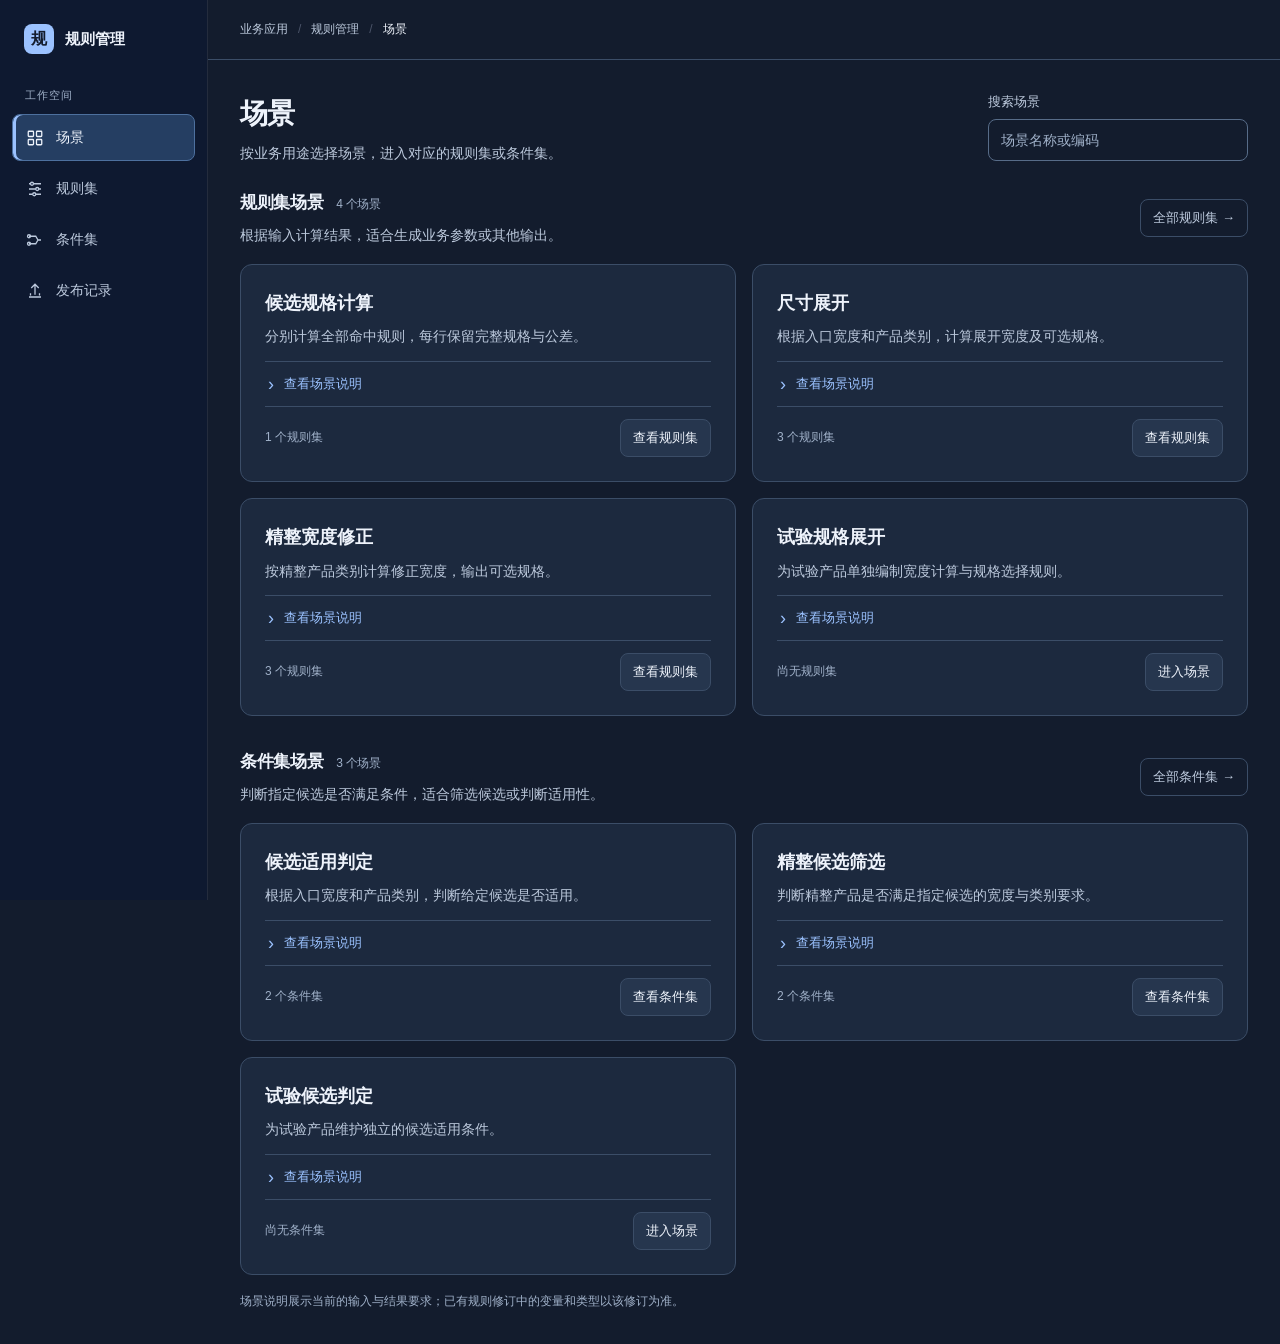
<file: prototype/index.html>
<!doctype html>
<html lang="zh-CN">
<head>
  <meta charset="utf-8">
  <meta name="viewport" content="width=device-width, initial-scale=1">
  <meta name="color-scheme" content="dark">
  <link rel="icon" href="data:image/svg+xml,%3Csvg%20xmlns%3D%22http%3A//www.w3.org/2000/svg%22%20viewBox%3D%220%200%2032%2032%22%3E%3Crect%20width%3D%2232%22%20height%3D%2232%22%20rx%3D%228%22%20fill%3D%22%239bc2ff%22/%3E%3Ctext%20x%3D%2216%22%20y%3D%2222%22%20font-size%3D%2220%22%20text-anchor%3D%22middle%22%20fill%3D%22%230e1930%22%3E%E8%A7%84%3C/text%3E%3C/svg%3E">
  <title>规则管理</title>
  <style>
    :root {
      --bg: #151b2b;
      --sidebar: #0c1b3b;
      --surface: #292e44;
      --surface-2: #333c55;
      --surface-3: #38445f;
      --line: #3c4965;
      --text: #eef3ff;
      --muted: #b8c3d8;
      --faint: #8e9cba;
      --accent: #75aaff;
      --accent-soft: #243e6d;
      --warm: #e8bd79;
      --warm-soft: #3f3540;
      --danger: #ff727d;
      --danger-soft: #422c2d;
      --radius: 14px;
      --sans: -apple-system, BlinkMacSystemFont, "PingFang SC", "Microsoft YaHei", sans-serif;
      --mono: "SFMono-Regular", Consolas, "Liberation Mono", monospace;
    }
    * { box-sizing: border-box; }
    body { margin: 0; min-width: 320px; color: var(--text); background: var(--bg); font: 14px/1.55 var(--sans); }
    button, input { font: inherit; }
    button { cursor: pointer; }
    button:focus-visible, input:focus-visible, summary:focus-visible, .scenario-table-wrap:focus-visible { outline: 2px solid var(--accent); outline-offset: 3px; }
    button:disabled { cursor: not-allowed; opacity: .45; }
    .app { min-height: 100vh; display: grid; grid-template-columns: 232px minmax(0, 1fr); }
    .sidebar { position: sticky; top: 0; height: 100vh; padding: 25px 14px 18px; display: flex; flex-direction: column; background: var(--sidebar); border-right: 1px solid #242c3d; }
    .brand { display: flex; align-items: center; gap: 11px; padding: 0 12px 29px; }
    .brand-mark { width: 30px; height: 30px; display: grid; place-items: center; color: var(--bg); background: var(--accent); border-radius: 8px; font: 700 18px/1 var(--mono); letter-spacing: -.12em; padding-right: 3px; }
    .brand strong { display: block; font-size: 15px; letter-spacing: -.04em; line-height: 1.1; }
    .brand small { color: var(--faint); font: 10px var(--mono); letter-spacing: .08em; }
    .nav-label { padding: 0 13px 10px; color: var(--faint); font-size: 10px; letter-spacing: .16em; }
    .nav-list { display: grid; gap: 4px; }
    .nav-item { width: 100%; display: flex; align-items: center; gap: 12px; padding: 11px 13px; background: transparent; color: var(--muted); border: 1px solid transparent; border-radius: 10px; text-align: left; }
    .nav-item:hover { color: var(--text); background: #202a41; }
    .nav-item.active { color: var(--text); background: #2c426c; border-color: #323e5a; }
    .nav-item svg { width: 18px; height: 18px; flex: none; stroke-width: 1.7; }
    .nav-item span { flex: 1; }
    .sidebar-note { margin: auto 7px 0; padding: 16px; border: 1px solid var(--line); border-radius: 12px; background: #202a41; }
    .sidebar-note[hidden] { display: none; }
    .sidebar-note .overline { margin-bottom: 11px; }
    .scope-row { display: flex; align-items: center; gap: 8px; color: var(--text); font-size: 13px; }
    .scope-dot { width: 7px; height: 7px; border-radius: 50%; background: var(--accent); }
    .shell { min-width: 0; }
    .topbar { height: 65px; padding: 0 36px; display: flex; align-items: center; justify-content: space-between; border-bottom: 1px solid var(--line); }
    .crumb { display: flex; align-items: center; gap: 10px; color: var(--muted); font-size: 12px; }
    .crumb b { color: var(--text); font-weight: 550; }
    .crumb .slash { color: #4d566b; }
    .top-actions { display: flex; align-items: center; gap: 14px; }
    .sample { display: inline-flex; align-items: center; gap: 7px; color: var(--warm); font-size: 11px; }
    .sample:before { content: ""; width: 5px; height: 5px; border-radius: 50%; background: var(--warm); }
    .top-date { color: var(--faint); font: 11px var(--mono); }
    main { padding: 28px 36px 56px; max-width: 1760px; margin: 0 auto; }
    .screen { display: none; }
    .screen.active { display: block; }
    .page-head { display: flex; justify-content: space-between; align-items: flex-start; gap: 22px; margin-bottom: 25px; }
    .overline { color: var(--accent); font: 11px/1.3 var(--mono); letter-spacing: .12em; text-transform: uppercase; }
    h1 { margin: 8px 0 6px; font-size: clamp(26px, 2.3vw, 36px); font-weight: 560; letter-spacing: -.065em; line-height: 1.23; }
    h2 { margin: 0; font-size: 18px; font-weight: 560; letter-spacing: -.035em; }
    h3 { margin: 0; font-size: 14px; font-weight: 570; }
    p { margin: 0; }
    .subtle { color: var(--muted); }
    .head-copy { max-width: 690px; color: var(--muted); font-size: 13px; }
    .head-actions { display: flex; gap: 9px; align-items: center; padding-top: 14px; flex: none; }
    .btn { display: inline-flex; align-items: center; justify-content: center; gap: 8px; min-height: 35px; padding: 7px 13px; color: var(--text); background: var(--surface-2); border: 1px solid var(--line); border-radius: 8px; white-space: nowrap; font-size: 12px; font-weight: 550; }
    .btn:hover { border-color: #5a6681; background: #262d3e; }
    .btn.primary { background: var(--accent); color: #0c1b3b; border-color: var(--accent); }
    .btn.primary:hover { background: #9fc5ff; }
    .btn.ghost { background: transparent; }
    .btn.small { min-height: 29px; padding: 4px 9px; font-size: 11px; }
    .btn svg, .icon svg { width: 15px; height: 15px; }
    .status-pill { display: inline-flex; align-items: center; gap: 6px; padding: 4px 8px; border-radius: 5px; font-size: 11px; font-weight: 530; line-height: 1.2; }
    .status-pill:before { content: ""; width: 5px; height: 5px; border-radius: 50%; background: currentColor; }
    .status-pill.draft { color: var(--warm); background: var(--warm-soft); }
    .status-pill.live { color: var(--accent); background: var(--accent-soft); }
    .status-pill.muted { color: var(--muted); background: var(--surface-3); }
    .meta-row { display: flex; flex-wrap: wrap; align-items: center; gap: 12px; margin-top: 11px; color: var(--faint); font-size: 11px; }
    .meta-row i { width: 1px; height: 12px; background: var(--line); }
    .mono { font-family: var(--mono); letter-spacing: -.02em; }
    .journey { display: grid; grid-template-columns: repeat(4, 1fr); margin: 0 0 23px; border: 1px solid var(--line); border-radius: var(--radius); background: #202b45; overflow: hidden; }
    .step { position: relative; min-height: 73px; display: flex; align-items: center; gap: 12px; padding: 13px 17px; border-right: 1px solid var(--line); }
    .step:last-child { border-right: 0; }
    .step-number { width: 28px; height: 28px; flex: none; display: grid; place-items: center; color: var(--faint); border: 1px solid #3f4657; border-radius: 8px; font: 11px var(--mono); }
    .step.current .step-number { color: #1e2943; background: var(--accent); border-color: var(--accent); }
    .step strong { display: block; font-size: 12px; font-weight: 570; }
    .step small { display: block; margin-top: 2px; color: var(--faint); font-size: 10px; white-space: nowrap; }
    .workspace { display: grid; grid-template-columns: minmax(0, 1fr) 270px; gap: 18px; align-items: start; }
    .main-panel, .aside-panel, .panel { border: 1px solid var(--line); border-radius: var(--radius); background: var(--surface); }
    .tabs { display: flex; gap: 2px; padding: 0 18px; border-bottom: 1px solid var(--line); overflow-x: auto; }
    .tab { min-height: 51px; padding: 2px 14px 0; color: var(--muted); background: transparent; border: 0; border-bottom: 2px solid transparent; white-space: nowrap; font-size: 12px; }
    .tab:hover { color: var(--text); }
    .tab.active { color: var(--accent); border-bottom-color: var(--accent); }
    .tab-pane { display: none; padding: 21px 23px 24px; }
    .tab-pane.active { display: block; }
    .section-top { display: flex; justify-content: space-between; align-items: center; gap: 15px; margin-bottom: 17px; }
    .section-top .subtle { font-size: 11px; margin-top: 3px; }
    .rule-layout { display: grid; grid-template-columns: 235px minmax(0, 1fr); gap: 15px; }
    .rule-list { display: grid; align-content: start; gap: 8px; }
    .rule-card { width: 100%; min-height: 82px; padding: 11px 12px; text-align: left; color: var(--muted); background: #2b344b; border: 1px solid var(--line); border-radius: 10px; }
    .rule-card.active { color: var(--text); border-color: #506085; background: #2c426c; }
    .rule-card:hover { border-color: #5a657d; }
    .rule-card .rule-no { color: var(--faint); font: 10px var(--mono); }
    .rule-card strong { display: block; margin-top: 3px; font-size: 12px; font-weight: 550; }
    .rule-card small { display: block; margin-top: 5px; font-size: 10px; color: var(--faint); }
    .rule-card.active small { color: #95a2c2; }
    .rule-editor { min-width: 0; padding: 16px 17px 18px; border: 1px solid var(--line); border-radius: 11px; background: #222a3f; }
    .editor-head { display: flex; justify-content: space-between; gap: 10px; align-items: start; margin-bottom: 15px; }
    .editor-head h3 { margin-top: 4px; font-size: 15px; }
    .tiny-label { display: block; color: var(--faint); font: 10px var(--mono); letter-spacing: .09em; text-transform: uppercase; }
    .divider { height: 1px; background: var(--line); margin: 17px 0; }
    .expression { display: flex; align-items: center; gap: 8px; flex-wrap: wrap; margin-top: 9px; }
    .chip { display: inline-flex; align-items: center; min-height: 27px; padding: 3px 8px; border: 1px solid #414e6c; border-radius: 6px; color: #b0bedf; background: #202a41; font: 11px var(--mono); }
    .chip.operator { color: #d8c5a9; background: #3a332b; border-color: #6a5941; }
    .chip.value { color: var(--text); background: #262c3b; border-color: #42495b; }
    .expression .join { color: var(--faint); font: 10px var(--mono); }
    .assignment { display: flex; align-items: center; gap: 8px; margin-top: 9px; min-width: 0; }
    .assignment .arrow { color: var(--accent); }
    .assignment .right { overflow: hidden; text-overflow: ellipsis; white-space: nowrap; color: var(--muted); font: 11px var(--mono); }
    .editor-foot { margin-top: 19px; padding-top: 14px; border-top: 1px solid var(--line); display: flex; justify-content: space-between; align-items: center; gap: 8px; }
    .editor-foot span { color: var(--faint); font-size: 10px; }
    .aside-panel { overflow: hidden; }
    .aside-block { padding: 18px; border-bottom: 1px solid var(--line); }
    .aside-block:last-child { border-bottom: 0; }
    .aside-title { display: flex; justify-content: space-between; gap: 10px; align-items: center; margin-bottom: 13px; }
    .aside-title h3 { font-size: 12px; }
    .aside-title small { color: var(--faint); font: 10px var(--mono); }
    .check-row { display: flex; gap: 9px; align-items: flex-start; margin: 11px 0; color: var(--muted); font-size: 11px; }
    .check-icon { flex: none; width: 16px; height: 16px; display: grid; place-items: center; border-radius: 50%; color: var(--accent); background: var(--accent-soft); font: 11px var(--mono); }
    .check-icon.wait { color: var(--warm); background: var(--warm-soft); }
    .aside-actions { display: grid; gap: 8px; }
    .aside-actions .btn { justify-content: flex-start; width: 100%; }
    .hint { margin-top: 10px; color: var(--faint); font-size: 10px; line-height: 1.55; }
    .info-grid { display: grid; grid-template-columns: repeat(3, 1fr); gap: 10px; }
    .info-card { padding: 14px; border: 1px solid var(--line); border-radius: 9px; background: #222b3f; }
    .info-card .value { display: block; margin-top: 7px; font-size: 19px; line-height: 1.2; }
    .info-card .label { color: var(--faint); font-size: 10px; }
    .data-table { width: 100%; border-collapse: collapse; font-size: 11px; }
    .data-table th { text-align: left; color: var(--faint); font-weight: 500; border-bottom: 1px solid var(--line); padding: 9px 10px; white-space: nowrap; }
    .data-table td { padding: 12px 10px; border-bottom: 1px solid #262d3e; color: var(--muted); }
    .data-table tr:last-child td { border-bottom: 0; }
    .data-table td strong { color: var(--text); font-weight: 550; }
    .data-table .locked { color: var(--faint); }
    .tag { display: inline-block; padding: 3px 7px; border-radius: 5px; background: var(--surface-3); color: var(--muted); font-size: 10px; white-space: nowrap; }
    .tag.green { color: var(--accent); background: var(--accent-soft); }
    .tag.gold { color: var(--warm); background: var(--warm-soft); }
    .inner-note { display: flex; gap: 9px; padding: 11px 12px; border: 1px solid #3c4354; border-radius: 8px; color: #b3bbcc; background: #242c3d; font-size: 11px; margin-bottom: 15px; }
    .inner-note b { color: var(--accent); }
    .binding-list, .case-list, .release-list { display: grid; gap: 10px; }
    .binding-card, .case-card, .release-card, .catalog-card { border: 1px solid var(--line); background: #222a3f; border-radius: 10px; padding: 15px 16px; }
    .binding-card { display: flex; justify-content: space-between; align-items: center; gap: 12px; }
    .binding-card strong, .case-card strong, .release-card strong { font-size: 12px; font-weight: 560; }
    .binding-card p, .case-card p, .release-card p { margin-top: 5px; color: var(--faint); font-size: 11px; }
    .case-card, .release-card { display: flex; justify-content: space-between; align-items: center; gap: 16px; }
    .catalog-groups { display: grid; gap: 14px; }
    .catalog-group { display: grid; grid-template-columns: minmax(210px, .42fr) minmax(0, 1fr); gap: 22px; align-items: start; padding: 21px 23px; border: 1px solid var(--line); border-radius: var(--radius); background: #202b45; }
    .catalog-group-heading { padding-top: 3px; }
    .catalog-group-heading h2 { margin: 0 0 8px; font-size: 16px; }
    .catalog-group-heading p { max-width: 31ch; color: var(--muted); font-size: 12px; line-height: 1.7; }
    .catalog-card { min-width: 0; padding: 18px 20px; }
    .catalog-card h3 { font-size: 18px; }
    .catalog-card > p { margin-top: 6px; font-size: 12px; color: var(--muted); }
    .scenario-details { margin-top: 16px; border-top: 1px solid var(--line); }
    .scenario-details > summary { display: flex; align-items: center; gap: 7px; min-height: 44px; color: var(--accent); cursor: pointer; list-style: none; font-size: 12px; }
    .scenario-details > summary::-webkit-details-marker { display: none; }
    .scenario-details > summary::before { content: "›"; width: 12px; text-align: center; font-size: 18px; line-height: 1; }
    .scenario-details[open] > summary::before { transform: rotate(90deg); }
    .scenario-definition { display: grid; min-width: 0; gap: 18px; padding-bottom: 17px; }
    .scenario-definition > div { min-width: 0; }
    .scenario-code { display: flex; flex-wrap: wrap; gap: 6px 12px; color: var(--faint); font-size: 11px; }
    .scenario-code code { color: var(--muted); overflow-wrap: anywhere; font-family: var(--mono); }
    .scenario-definition h4 { margin: 0 0 7px; font-size: 12px; font-weight: 550; }
    .scenario-table-wrap { min-width: 0; overflow-x: auto; border: 1px solid var(--line); border-radius: 8px; }
    .scenario-table { width: 100%; min-width: 430px; border-collapse: collapse; font-size: 11px; }
    .scenario-table th { padding: 8px 10px; color: var(--faint); background: #202a41; text-align: left; font-weight: 500; }
    .scenario-table td { padding: 9px 10px; color: var(--muted); border-top: 1px solid var(--line); }
    .scenario-table td:first-child { color: var(--text); }
    .scenario-table code { font-family: var(--mono); font-size: 10px; }
    .scenario-definition .hint { margin: 0; font-size: 11px; }
    .catalog-card .bottom { padding-top: 13px; border-top: 1px solid var(--line); display: flex; flex-wrap: wrap; gap: 10px; justify-content: space-between; align-items: center; color: var(--faint); font-size: 11px; }
    .catalog-caption { margin-top: 14px; color: var(--faint); font-size: 11px; line-height: 1.7; }
    .summary-metrics { display: flex; flex-wrap: wrap; gap: 8px; margin-top: 10px; }
    .summary-metrics span { display: inline-flex; align-items: baseline; gap: 5px; padding: 5px 9px; border: 1px solid var(--line); border-radius: 6px; color: var(--muted); background: #222a3f; font-size: 11px; }
    .summary-metrics strong { color: var(--text); font: 600 13px var(--mono); }
    .set-list { display: grid; gap: 10px; }
    .set-card { display: grid; grid-template-columns: minmax(230px, 1.2fr) minmax(180px, 1fr) minmax(145px, .7fr) auto; align-items: center; gap: 20px; padding: 20px 21px; border: 1px solid var(--line); border-radius: 11px; background: #2b344b; }
    .set-card:hover { border-color: #44516f; }
    .set-card h3 { margin: 4px 0; font-size: 15px; }
    .set-card p { color: var(--faint); font-size: 11px; }
    .set-card .set-code { color: var(--accent); font: 10px var(--mono); letter-spacing: .07em; }
    .set-card .set-field { min-width: 0; }
    .set-card .set-field > span:first-child { display: block; margin-bottom: 6px; color: var(--faint); font-size: 10px; }
    .set-card .set-field strong { display: block; color: var(--muted); font-size: 11px; font-weight: 500; line-height: 1.5; }
    .set-card .set-states { display: flex; align-items: center; gap: 6px; flex-wrap: wrap; min-height: 24px; }
    .set-card .set-states .status-pill { display: inline-flex; align-items: center; justify-content: center; min-width: 75px; height: 24px; margin: 0; padding: 0 8px; font-size: 11px; line-height: 1; }
    .set-card .btn { justify-self: end; }
    .set-note { margin-top: 18px; padding: 17px 19px; border: 1px solid #344160; border-radius: 10px; background: #232b3e; }
    .set-note strong { color: var(--accent); font-size: 12px; }
    .set-note p { margin-top: 5px; color: #a8b2c8; font-size: 11px; }
    .condition-layout { display: grid; grid-template-columns: 330px minmax(0, 1fr); gap: 16px; }
    .condition-list { padding: 9px; }
    .condition-item { width: 100%; display: flex; gap: 11px; align-items: center; padding: 13px 12px; color: var(--muted); background: transparent; border: 1px solid transparent; border-radius: 8px; text-align: left; }
    .condition-item.active { background: #2c426c; border-color: #334162; }
    .condition-item:hover { background: #222b3f; }
    .condition-item .glyph { width: 31px; height: 31px; display: grid; place-items: center; border-radius: 8px; color: var(--accent); background: var(--accent-soft); font: 14px var(--mono); }
    .condition-item strong { display: block; color: var(--text); font-size: 12px; font-weight: 550; }
    .condition-item small { color: var(--faint); font-size: 10px; }
    .condition-detail { padding: 23px; min-height: 445px; }
    .condition-detail .expression { padding: 17px; border: 1px solid var(--line); border-radius: 9px; background: #212a40; }
    .condition-explain { display: grid; grid-template-columns: 1fr 1fr; gap: 12px; margin-top: 16px; }
    .condition-explain > div { padding: 15px; border: 1px solid var(--line); border-radius: 9px; }
    .condition-explain strong { display: block; margin-top: 6px; font-size: 20px; }
    .condition-explain small { color: var(--faint); font-size: 10px; }
    .timeline { position: relative; padding-left: 24px; border-left: 1px solid #3e4658; margin: 10px 0 0 5px; }
    .timeline-item { position: relative; padding: 0 0 23px 16px; }
    .timeline-item:before { content: ""; position: absolute; left: -29px; top: 4px; width: 9px; height: 9px; border-radius: 50%; background: var(--accent); border: 3px solid var(--surface); }
    .timeline-item:last-child { padding-bottom: 0; }
    .timeline-item .time { color: var(--faint); font: 10px var(--mono); }
    .timeline-item strong { display: block; margin: 3px 0; font-size: 12px; }
    .timeline-item p { color: var(--muted); font-size: 11px; }
    .callout { padding: 16px 17px; background: #242b3d; border: 1px solid #344160; border-radius: 10px; color: #b8c1d6; font-size: 11px; }
    .callout strong { display: block; color: var(--accent); font-size: 12px; margin-bottom: 4px; }
    .modal-wrap { position: fixed; inset: 0; z-index: 10; display: none; align-items: center; justify-content: center; padding: 20px; background: #090f20d9; }
    .modal-wrap.open { display: flex; }
    .modal { width: min(100%, 510px); padding: 24px; border: 1px solid #454f67; border-radius: 16px; background: #292e44; box-shadow: 0 25px 70px #0008; }
    .modal h2 { margin: 7px 0 7px; font-size: 22px; }
    .modal p { color: var(--muted); font-size: 12px; }
    .modal-content { margin-top: 19px; }
    .field { display: block; color: var(--muted); font-size: 11px; margin: 12px 0; }
    .field input { display: block; width: 100%; height: 37px; padding: 8px 10px; margin-top: 6px; color: var(--text); background: #1f2a41; border: 1px solid #3c455a; border-radius: 7px; }
    .modal-actions { display: flex; justify-content: flex-end; gap: 8px; margin-top: 22px; }
    .toast { position: fixed; bottom: 23px; right: 23px; z-index: 20; display: none; max-width: 380px; padding: 11px 15px; border: 1px solid #586585; border-radius: 8px; background: #2d4874; color: #d4ddf2; box-shadow: 0 15px 35px #0008; font-size: 12px; }
    .toast.show { display: block; }
    @media (max-width: 1250px) { .workspace { grid-template-columns: minmax(0, 1fr); } .aside-panel { display: grid; grid-template-columns: repeat(3, 1fr); } .aside-block { border-bottom: 0; border-right: 1px solid var(--line); } .aside-block:last-child { border-right: 0; } }
    @media (max-width: 900px) { .app { grid-template-columns: 70px minmax(0, 1fr); } .sidebar { padding-left: 8px; padding-right: 8px; } .brand { justify-content: center; padding-left: 0; padding-right: 0; } .brand strong, .brand small, .nav-label, .nav-item span, .sidebar-note { display: none; } .nav-item { justify-content: center; padding: 11px; } .topbar { padding: 0 22px; } main { padding: 24px 22px; } .journey { grid-template-columns: repeat(2, 1fr); } .step:nth-child(2) { border-right: 0; } .step:nth-child(-n+2) { border-bottom: 1px solid var(--line); } .set-card { grid-template-columns: 1fr 1fr; } .set-card .btn { justify-self: start; } .catalog-group { grid-template-columns: 1fr; gap: 14px; } .catalog-group-heading p { max-width: none; } }
    @media (max-width: 700px) { .page-head { flex-direction: column; gap: 10px; } .head-actions { padding: 0; flex-wrap: wrap; } .rule-layout, .condition-layout { grid-template-columns: 1fr; } .rule-list { grid-template-columns: repeat(2, 1fr); } .aside-panel { grid-template-columns: 1fr; } .aside-block { border-bottom: 1px solid var(--line); border-right: 0; } .top-date { display: none; } .tabs { padding: 0 8px; } .tab { padding: 2px 10px 0; } .tab-pane { padding: 16px; } .info-grid { grid-template-columns: 1fr 1fr; } }
    @media (max-width: 470px) { .app { grid-template-columns: 55px minmax(0,1fr); } .topbar { padding: 0 15px; } main { padding: 19px 13px; } .crumb { gap: 5px; font-size: 10px; } .sample { display: none; } .journey { grid-template-columns: 1fr 1fr; } .step { padding: 9px; gap: 7px; } .step small { display: none; } .rule-list, .set-card { grid-template-columns: 1fr; } .condition-explain { grid-template-columns: 1fr; } }
    @media (max-width: 470px) { .catalog-group { padding: 16px; gap: 12px; } .catalog-card { padding: 15px; } }
    @media (prefers-reduced-motion: no-preference) { .btn, .nav-item, .tab, .rule-card, .condition-item { transition: background .16s ease, border-color .16s ease, color .16s ease; } }

    /* 与宿主订单设计系统一致的蓝色操作层；绿色只用于成功状态。 */
    .status-pill.live, .tag.green { color: #35c78a; background: #1d463e; }
    .btn.primary { background: #43609d; border-color: #6388d0; color: #f6f9ff; }
    .btn.primary:hover { background: #5072b4; }
    .nav-item.active, .rule-card.active, .condition-item.active { background: #344d7b; border-color: #6489ce; }
    .topbar { background: #0c1b3b; }
  </style>
  <link rel="stylesheet" href="scene-collections.css">
  <link rel="stylesheet" href="design-system.css">
</head>
<body>
  <a class="skip-link" href="#main-content">跳到主要内容</a>
  <div class="app">
    <aside class="sidebar" aria-label="规则引擎导航">
      <div class="brand"><div class="brand-mark">规</div><div><strong>规则管理</strong></div></div>
      <div class="nav-label">工作空间</div>
      <nav class="nav-list">
        <button class="nav-item" data-view="catalog" aria-label="场景"><svg viewBox="0 0 24 24" fill="none" stroke="currentColor"><rect x="3" y="3" width="7" height="7" rx="1"/><rect x="14" y="3" width="7" height="7" rx="1"/><rect x="3" y="14" width="7" height="7" rx="1"/><rect x="14" y="14" width="7" height="7" rx="1"/></svg><span>场景</span></button>
        <button class="nav-item active" data-view="model-list" aria-label="规则集"><svg viewBox="0 0 24 24" fill="none" stroke="currentColor"><path d="M4 5h16M4 12h16M4 19h16"/><circle cx="8" cy="5" r="2" fill="#0c1b3b"/><circle cx="15" cy="12" r="2" fill="#0c1b3b"/><circle cx="11" cy="19" r="2" fill="#0c1b3b"/></svg><span>规则集</span></button>
        <button class="nav-item" data-view="conditions" aria-label="条件集"><svg viewBox="0 0 24 24" fill="none" stroke="currentColor"><path d="M4 7h9l3 5h4M4 17h9l3-5h4"/><circle cx="4" cy="7" r="2"/><circle cx="4" cy="17" r="2"/></svg><span>条件集</span></button>
        <button class="nav-item" data-view="releases" aria-label="发布记录"><svg viewBox="0 0 24 24" fill="none" stroke="currentColor"><path d="M4 20h16M12 17V3m-5 5 5-5 5 5M6 15v3m12-3v3"/></svg><span>发布记录</span></button>
      </nav>
      <div class="sidebar-note" id="scope-note"><div class="overline">当前场景</div><div class="scope-row"><span class="scope-dot"></span>尺寸展开</div></div>
    </aside>
    <div class="shell">
      <header class="topbar"><div class="crumb"><span>业务应用</span><span class="slash">/</span><span>规则管理</span><span class="slash">/</span><b id="crumb-current">规则集</b></div></header>
      <main id="main-content" tabindex="-1">
        <section class="screen" id="view-model-list" aria-label="规则集列表"></section>
        <section class="screen" id="view-models" aria-label="规则集详情"></section>
        <section class="screen" id="view-catalog" aria-label="场景"></section>
        <section class="screen" id="view-conditions" aria-label="条件集列表"></section>
        <section class="screen" id="view-condition-editor" aria-label="条件集详情"></section>
        <section class="screen" id="view-releases"><div class="page-head"><div><h1 tabindex="-1">发布记录</h1><p class="head-copy">按模型或条件集追溯活动修订、历史发布与回滚。回滚会生成新的发布记录。</p></div></div><div class="workspace"><div class="panel release-record-panel"><div class="section-top"><div><h2>尺寸展开规则</h2><p class="subtle">尺寸展开 · 规则集编码 SIZE-EXP-01</p></div><span class="status-pill live">线上 R03</span></div><div class="timeline"><div class="timeline-item"><span class="time">2026-10-08 · #003</span><strong>发布 R03</strong><p>完整校验和发布校验规则通过，活动修订切换至 R03。</p></div><div class="timeline-item"><span class="time">2026-10-03 · #002</span><strong>发布 R02</strong><p>历史修订只读，可作为回滚目标。</p></div><div class="timeline-item"><span class="time">2026-09-28 · #001</span><strong>首次发布 R01</strong><p>建立模型的第一个活动修订。</p></div></div></div><aside class="panel release-help-panel"><h3>回滚前检查</h3><p class="subtle release-help">只允许选择同一对象的历史发布修订，并重新核对内容与当前状态。</p><button class="btn" data-action="rollback">查看回滚</button><p class="hint"></p></aside></div></section>
      </main>
    </div>
  </div>
  <dialog class="collection-dialog" id="collection-dialog" aria-labelledby="collection-dialog-title" aria-describedby="collection-dialog-description">
    <form id="collection-form">
      <h2 id="collection-dialog-title"></h2>
      <p class="collection-dialog-description" id="collection-dialog-description"></p>
      <div id="collection-dialog-content"></div>
      <p class="collection-dialog-error" id="collection-dialog-error" role="alert"></p>
      <div class="collection-dialog-footer"><button class="btn ghost" type="button" id="collection-dialog-cancel">取消</button><button class="btn primary" type="submit" id="collection-dialog-confirm">确认</button></div>
    </form>
  </dialog>
  <div class="toast" id="toast" role="status"></div>
  <script src="interface.js"></script>
  <script src="rule-execution.js"></script>
  <script src="collection-store.js"></script>
  <script src="scene-collections.js"></script>
</body>
</html>
</file>
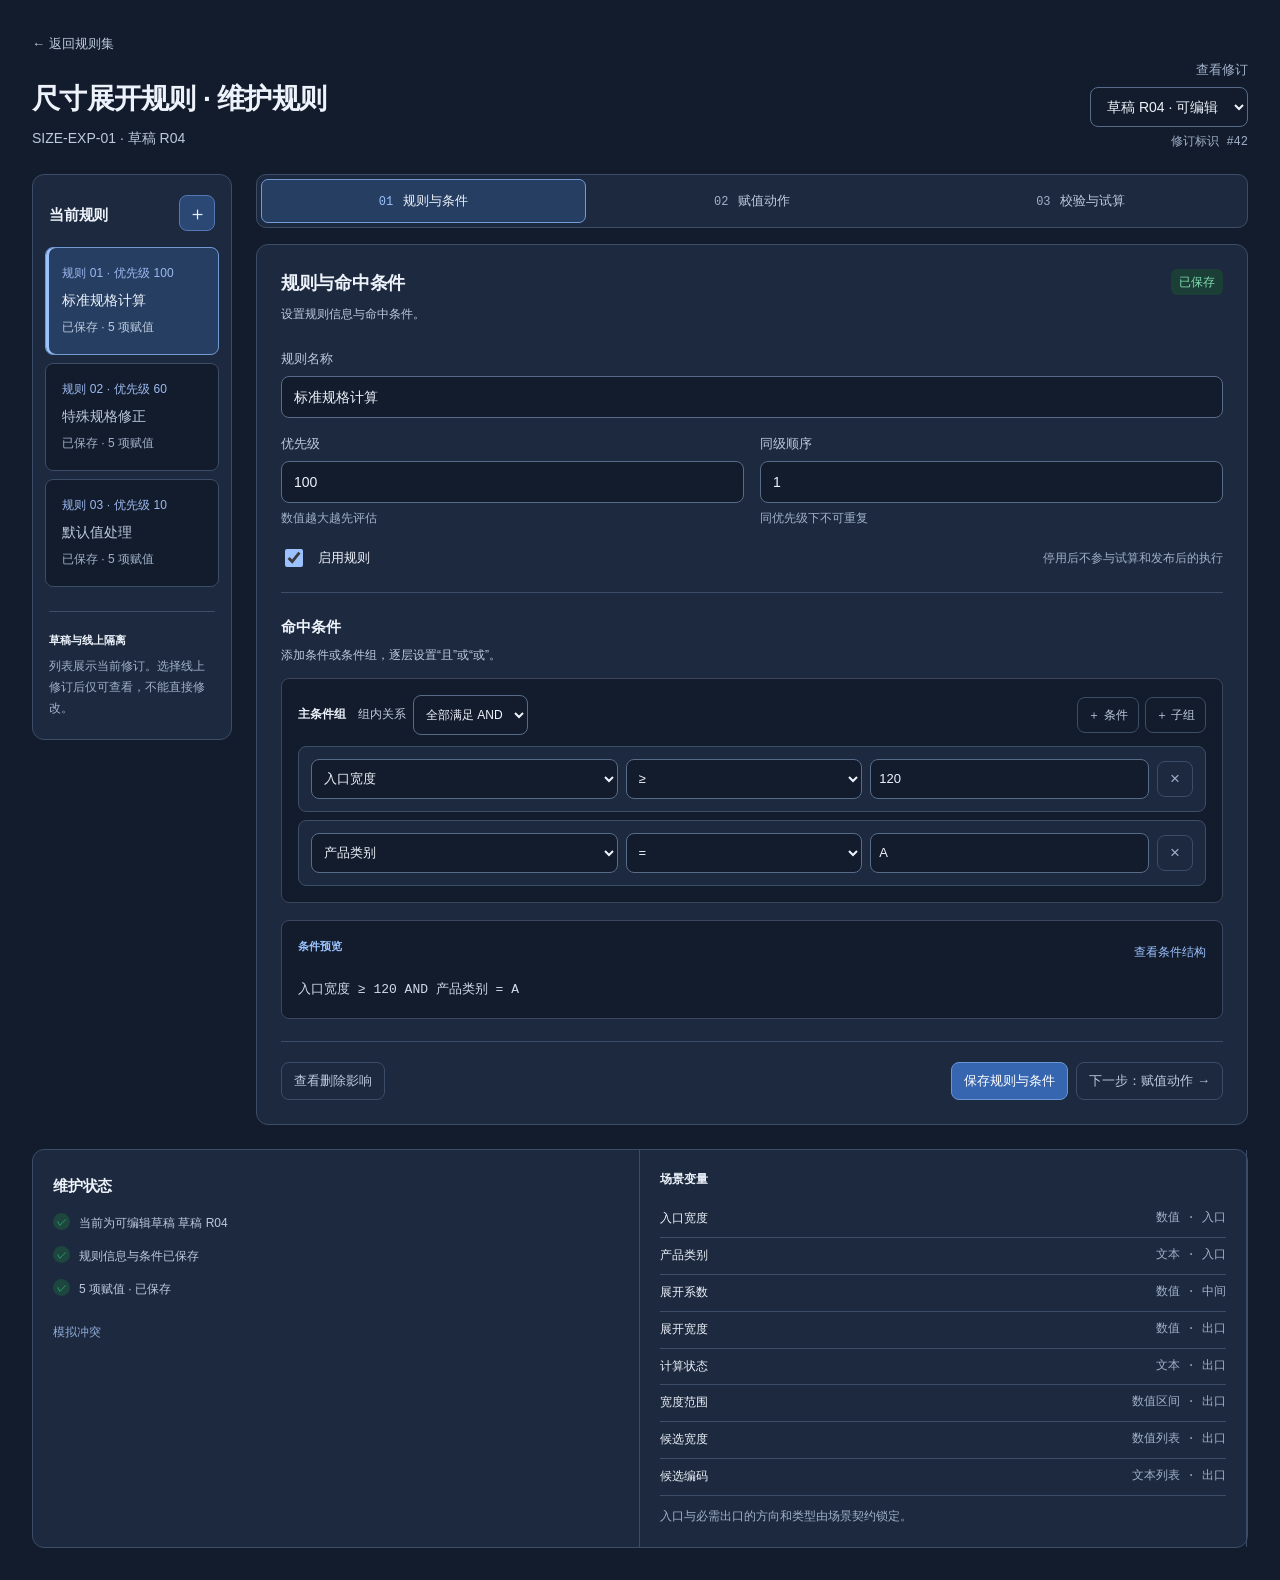
<file: prototype/rule-maintenance.html>
<!doctype html>
<html lang="zh-CN">
<head>
  <meta charset="utf-8">
  <meta name="viewport" content="width=device-width, initial-scale=1">
  <meta name="color-scheme" content="dark">
  <link rel="icon" href="data:image/svg+xml,%3Csvg%20xmlns%3D%22http%3A//www.w3.org/2000/svg%22%20viewBox%3D%220%200%2032%2032%22%3E%3Crect%20width%3D%2232%22%20height%3D%2232%22%20rx%3D%228%22%20fill%3D%22%239bc2ff%22/%3E%3Ctext%20x%3D%2216%22%20y%3D%2222%22%20font-size%3D%2220%22%20text-anchor%3D%22middle%22%20fill%3D%22%230e1930%22%3E%E8%A7%84%3C/text%3E%3C/svg%3E">
  <title>NRuleEngine · 规则维护流程</title>
  <link rel="stylesheet" href="rule-maintenance.css">
  <link rel="stylesheet" href="design-system.css">
  <script defer src="interface.js"></script>
  <script defer src="rule-execution.js"></script>
  <script defer src="collection-store.js"></script>
  <script defer src="rule-maintenance.js"></script>
</head>
<body>
  <a class="skip-link" href="#main-content">跳到主要内容</a>
  <div class="page">
    <div class="page-head">
      <div><a class="back" href="index.html#models">← 返回规则集</a><h1>维护规则</h1><p>编辑草稿中的规则条件与赋值。</p></div>
      <div class="head-side"><label class="version-label" for="revision-mode">查看修订</label><select id="revision-mode"><option value="draft">草稿 R04 · 可编辑</option><option value="published">线上 R03 · 只读</option></select><span class="stamp" id="revision-stamp">修订标识 #42</span></div>
    </div>
    <div class="layout">
      <aside class="rule-sidebar panel" aria-label="草稿规则列表">
        <div class="rail-head"><h2>当前规则</h2><button class="icon-button" id="add-rule" title="新建规则" aria-label="新建规则">＋</button></div>
        <details class="rule-picker" id="rule-picker" open><summary id="rule-picker-label">选择规则</summary><div id="rule-menu" class="rule-menu"></div></details>
        <div class="rail-foot"><strong>草稿与线上隔离</strong><p>列表展示当前修订。选择线上修订后仅可查看，不能直接修改。</p></div>
      </aside>
      <main class="work-area" id="main-content" tabindex="-1">
        <div class="flow-tabs" role="tablist" aria-label="规则维护步骤">
          <button class="flow-tab active" data-stage="definition" role="tab" aria-selected="true"><span>01</span> 规则与条件</button>
          <button class="flow-tab" data-stage="assignments" role="tab" aria-selected="false"><span>02</span> 赋值动作</button>
          <button class="flow-tab" data-stage="review" role="tab" aria-selected="false"><span>03</span> 校验与试算</button>
        </div>
        <section class="stage active panel" id="stage-definition" role="tabpanel">
          <div class="section-head"><div><h2>规则与命中条件</h2><p>设置规则信息与命中条件。</p></div><span class="state-badge" id="rule-state">已保存</span></div>
          <div class="field-grid">
            <label class="field span-2">规则名称<input id="rule-name" maxlength="256" autocomplete="off" placeholder="例如：标准规格计算"></label>
            <label class="field">优先级<input id="rule-priority" type="number" step="1" placeholder="100"><small>数值越大越先评估</small></label>
            <label class="field">同级顺序<input id="rule-order" type="number" step="1" placeholder="1"><small>同优先级下不可重复</small></label>
          </div>
          <label class="switch-line"><input id="rule-enabled" type="checkbox"><span>启用规则</span><small>停用后不参与试算和发布后的执行</small></label>
          <div class="divider"></div>
          <div class="section-head compact"><div><h3>命中条件</h3><p>添加条件或条件组，逐层设置“且”或“或”。</p></div></div>
          <div id="condition-rows" class="condition-rows"></div>
          <div class="preview-block"><div class="preview-head"><strong>条件预览</strong><button class="text-button" id="toggle-ast" type="button" aria-controls="ast-preview" aria-expanded="false">查看条件结构</button></div><p id="condition-preview"></p><pre id="ast-preview" hidden></pre></div>
          <div class="message" id="definition-message" role="status" hidden></div>
          <div class="stage-actions"><button class="btn quiet" id="delete-rule">查看删除影响</button><div class="stage-primary-actions"><button class="btn primary" id="save-rule">保存规则与条件</button><button class="btn ghost" data-go="assignments">下一步：赋值动作 →</button></div></div>
        </section>
        <section class="stage panel" id="stage-assignments" role="tabpanel">
          <div class="section-head"><div><h2>赋值动作</h2><p>为中间变量或出口变量设置计算结果。</p></div><button class="btn subtle" id="add-assignment">＋ 添加赋值</button></div>
          <div class="notice"><strong>保存顺序</strong><span>先保存规则，再逐条保存赋值。</span></div>
          <div id="assignment-list" class="assignment-list"></div>
          <div class="message" id="assignment-message" role="status" hidden></div>
          <div class="stage-actions"><button class="btn quiet" data-go="definition">← 规则与条件</button><button class="btn primary" data-go="review">下一步：校验与试算 →</button></div>
        </section>
        <section class="stage panel" id="stage-review" role="tabpanel">
          <div class="section-head"><div><h2>校验与试算</h2><p>校验当前草稿，并用场景输入检查计算结果。</p></div></div>
          <div class="simulation-inputs"><h3>试算输入</h3><div class="field-grid"><label class="field">产品类别 · 场景上下文<input id="sim-kind" value="A"></label><label class="field">工艺路线 · 场景上下文<input id="sim-route" value="通用"></label><label class="field">入口宽度 · 入口变量<input id="sim-width" type="number" value="120"></label></div></div>
          <div class="review-grid"><div class="review-card"><h3>完整校验</h3><p>检查规则、变量依赖、写入冲突与场景绑定，问题定位到对象路径。</p><button class="btn subtle" id="run-validation">查看校验结果</button></div><div class="review-card"><h3>草稿试算</h3><p>对指定输入查看绑定、命中规则、赋值和最终出口，不影响线上版本。</p><button class="btn subtle" id="run-simulation">运行试算</button></div></div>
          <div class="execution-context"><p id="execution-summary" class="side-note"></p><a class="back" id="execution-settings-link" href="index.html#models">查看执行设置 →</a></div>
          <div id="validation-result" class="result-box" role="status" tabindex="-1" hidden></div>

          <div id="simulation-result" class="result-box" role="status" tabindex="-1" hidden></div>
          <div class="stage-actions"><button class="btn quiet" data-go="assignments">← 赋值动作</button><a class="btn primary collection-return" href="index.html#models">返回规则集，准备发布 →</a></div>
        </section>
      </main>
      <aside class="inspector panel" aria-label="维护状态与帮助">
        <div class="inspector-block"><h2>维护状态</h2><div id="save-summary" class="summary-list"></div><div id="conflict-alert" class="conflict-alert" role="alert" hidden><strong id="conflict-title"></strong><p id="conflict-detail"></p><button class="btn full" id="refresh-draft">刷新草稿</button></div><button class="text-button demo-trigger" id="trigger-conflict">模拟冲突</button></div>
        <div class="inspector-block"><h3>场景变量</h3><div class="variable-row"><span>入口宽度</span><code>数值 · 入口</code></div><div class="variable-row"><span>产品类别</span><code>文本 · 入口</code></div><div class="variable-row"><span>展开系数</span><code>数值 · 中间</code></div><div class="variable-row"><span>展开宽度</span><code>数值 · 出口</code></div><div class="variable-row"><span>计算状态</span><code>文本 · 出口</code></div><div class="variable-row"><span>宽度范围</span><code>数值区间 · 出口</code></div><div class="variable-row"><span>候选宽度</span><code>数值列表 · 出口</code></div><div class="variable-row"><span>候选编码</span><code>文本列表 · 出口</code></div><p class="side-note">入口与必需出口的方向和类型由场景契约锁定。</p></div>
      </aside>
    </div>
  </div>
  <dialog class="dialog" id="dialog-backdrop" aria-labelledby="dialog-title" aria-describedby="dialog-body"><span class="eyebrow" id="dialog-kicker">删除影响</span><h2 id="dialog-title"></h2><div id="dialog-body"></div><div class="dialog-actions"><button class="btn quiet" id="dialog-cancel">取消</button><button class="btn danger" id="dialog-confirm">确认删除</button></div></dialog>
  <div id="toast" class="toast" role="status" hidden></div>
</body>
</html>
</file>
<file: prototype/scene-collections.css>
.btn { text-decoration: none; }
.btn.danger { color: #ffb4ba; background: var(--danger-soft); border-color: #8b4b53; }
button, a, input, select, textarea, summary { -webkit-tap-highlight-color: transparent; }
select, textarea { font: inherit; }
select { color: var(--text); background: #202a41; border: 1px solid var(--line); border-radius: 7px; padding: 8px 10px; max-width: 100%; }
select:focus-visible, textarea:focus-visible, a:focus-visible { outline: 2px solid var(--accent); outline-offset: 3px; }
.sr-only { position: absolute; width: 1px; height: 1px; padding: 0; margin: -1px; overflow: hidden; clip-path: inset(50%); white-space: nowrap; border: 0; }
.collection-back { display: flex; flex-wrap: wrap; align-items: center; justify-content: space-between; gap: 12px; margin-bottom: 20px; }
.collection-context { font-size: 12px; color: var(--faint); }
.collection-switch { display: flex; flex-wrap: wrap; align-items: center; gap: 10px; color: var(--muted); font-size: 11px; }
.collection-switch select { max-width: min(410px, 100%); font-size: 12px; }
.collections-panel { padding: 0 22px; }
.collections-toolbar { display: flex; flex-wrap: wrap; gap: 16px; align-items: end; padding: 20px 0 16px; }
.collection-search { display: grid; gap: 6px; flex: 1 1 210px; max-width: 380px; color: var(--muted); font-size: 11px; }
.collection-search input { width: 100%; min-width: 0; height: 37px; padding: 8px 11px; border: 1px solid var(--line); border-radius: 7px; color: var(--text); background: #202a41; font-size: 12px; }
.collection-filter { display: grid; gap: 6px; color: var(--muted); font-size: 11px; }
.scene-filter select { min-width: 180px; }
.collection-filter select { height: 37px; min-width: 140px; font-size: 12px; }
.collection-list-heading { display: flex; flex-wrap: wrap; justify-content: space-between; gap: 8px; padding: 0 0 17px; color: var(--faint); font-size: 11px; }
.collection-list-heading > span:first-child { color: var(--muted); }
.collection-columns, .collection-row { display: grid; grid-template-columns: minmax(190px, 1.2fr) minmax(160px, 1fr) minmax(105px, .6fr) 180px; gap: 20px; align-items: center; }
.collection-columns { padding: 10px 0; border-top: 1px solid var(--line); border-bottom: 1px solid var(--line); color: var(--faint); font-size: 10px; }
.collection-row { padding: 22px 0; border-bottom: 1px solid var(--line); }
.collection-row:last-child { border-bottom: 0; }
.collection-identity, .collection-field { min-width: 0; }
.collection-identity .set-code { display: block; color: var(--accent); font: 10px var(--mono); overflow-wrap: anywhere; }
.collection-name { display: block; margin: 5px 0; padding: 0; border: 0; color: var(--text); background: transparent; font-size: 15px; font-weight: 550; text-align: left; overflow-wrap: anywhere; }
.collection-name:hover { color: var(--accent); }
.collection-identity p, .collection-field p { color: var(--faint); font-size: 11px; line-height: 1.7; }
.collection-field strong { color: var(--muted); font: 15px var(--mono); }
.collection-mobile-label { display: none; color: var(--faint); font-size: 10px; margin-bottom: 4px; }
.collection-revisions { display: flex; flex-wrap: wrap; gap: 7px; align-items: center; }
.revision-badge { border: 1px solid transparent; white-space: nowrap; }
.revision-badge:hover { border-color: currentColor; }
.collection-row-actions { display: flex; flex-wrap: wrap; justify-content: end; align-items: center; gap: 6px; }
.collection-menu { position: relative; }
.collection-menu summary { display: inline-flex; align-items: center; gap: 8px; min-height: 35px; list-style: none; padding: 7px 10px; border: 1px solid var(--line); border-radius: 8px; color: var(--muted); background: #202a41; font-size: 11px; white-space: nowrap; cursor: pointer; }
.collection-menu summary::after { content: ""; width: 6px; height: 6px; margin-top: -3px; border-right: 1.5px solid currentColor; border-bottom: 1.5px solid currentColor; transform: rotate(45deg); }
.collection-menu[open] summary::after { margin-top: 3px; transform: rotate(225deg); }
.collection-menu summary::-webkit-details-marker { display: none; }
.collection-menu summary:hover, .collection-menu[open] summary { border-color: #63789e; background: #2a3752; color: var(--text); }
.collection-menu > div { position: absolute; z-index: 3; right: 0; top: calc(100% + 5px); display: grid; gap: 4px; min-width: 170px; padding: 7px; border: 1px solid var(--line); border-radius: 9px; background: #202a41; box-shadow: 0 12px 32px #0005; }
.collection-menu .btn { justify-content: start; }
.collection-empty { padding: 34px 18px; text-align: center; }
.collection-empty h2, .collection-empty h3 { font-size: 15px; }
.collection-empty p { margin: 8px auto 17px; max-width: 450px; color: var(--faint); font-size: 12px; line-height: 1.8; }
.revision-toolbar { display: flex; flex-wrap: wrap; gap: 12px 18px; align-items: center; margin-bottom: 21px; padding: 14px 16px; border: 1px solid var(--line); border-radius: 11px; background: #202b45; }
.revision-toolbar > p { flex: 1; min-width: 150px; color: var(--muted); font-size: 11px; }
.revision-switch { display: flex; flex-wrap: wrap; gap: 4px; }
.revision-switch button { padding: 7px 10px; border: 1px solid transparent; border-radius: 7px; color: var(--muted); background: transparent; font-size: 12px; }
.revision-switch button[aria-pressed="true"] { color: var(--text); background: #344d7b; border-color: #6489ce; }
.collection-rule-source { margin: 19px 0; }
.collection-rule-source p { margin-top: 7px; color: var(--muted); font-size: 12px; line-height: 1.8; }
.assignment-value { min-width: 0; color: var(--muted); font: 11px/1.8 var(--mono); overflow-wrap: anywhere; }
.collection-table-scroll { overflow-x: auto; }
.binding-actions { display: flex; flex-wrap: wrap; justify-content: end; align-items: center; gap: 8px; }
.condition-workspace { display: grid; grid-template-columns: minmax(0, 1fr) 275px; gap: 18px; align-items: start; }
.condition-form { padding: 23px; min-width: 0; }
.condition-form fieldset { padding: 0; margin: 0; border: 0; min-width: 0; }
.field, .field input, .field select, .field textarea, .meta-row .mono { min-width: 0; }
.meta-row .mono, .collection-identity p { overflow-wrap: anywhere; }
.condition-form fieldset:disabled input, .condition-form fieldset:disabled select { opacity: .7; cursor: default; }
.condition-form > fieldset > .field { max-width: 230px; }
.field small { display: block; margin-top: 5px; color: var(--faint); font-size: 10px; line-height: 1.6; }
.field select, .field textarea { display: block; width: 100%; margin-top: 6px; color: var(--text); background: #1f2a41; border: 1px solid var(--line); border-radius: 7px; padding: 8px 10px; font-size: 12px; }
.field textarea { resize: vertical; min-height: 64px; }
.condition-fields { display: grid; grid-template-columns: minmax(100px, 1fr) minmax(100px, 1fr) auto minmax(110px, 1fr); gap: 10px; align-items: center; }
.condition-and { color: var(--faint); font-size: 11px; padding-top: 22px; }
.collection-condition-preview { margin-top: 18px; padding: 16px; border: 1px solid var(--line); border-radius: 9px; background: #202a41; }
.collection-condition-preview p { margin-top: 8px; color: var(--muted); font-size: 12px; overflow-wrap: anywhere; }
.condition-save-bar { display: flex; justify-content: end; margin-top: 20px; }
.condition-guidance { padding: 21px; }
.condition-guidance > p { margin-top: 10px; color: var(--muted); font-size: 12px; }
.condition-guidance > .btn { margin-top: 16px; }
.collection-dialog { width: min(570px, calc(100vw - 32px)); max-height: calc(100dvh - 40px); overflow: auto; overscroll-behavior: contain; padding: 0; border: 1px solid #55627f; border-radius: 14px; color: var(--text); background: var(--surface); box-shadow: 0 24px 70px #0007; }
.collection-dialog::backdrop { background: #090f20c9; }
.collection-dialog form { padding: 24px; }
.collection-dialog h2 { font-size: 21px; }
.collection-dialog-description { margin: 8px 0 18px; color: var(--muted); font-size: 12px; line-height: 1.8; }
.collection-dialog-error { color: var(--danger); font-size: 12px; margin-top: 12px; }
.collection-dialog-error:empty { display: none; }
.collection-dialog-footer { display: flex; flex-wrap: wrap; justify-content: end; gap: 9px; margin-top: 23px; }
.dialog-field-grid { display: grid; grid-template-columns: 1fr 1fr; gap: 14px; }
.candidate-choices { display: grid; gap: 10px; padding: 14px; margin: 0; border: 1px solid var(--line); border-radius: 9px; }
.candidate-choices legend { padding: 0 6px; color: var(--muted); font-size: 12px; }
.candidate-choices label { display: flex; gap: 9px; align-items: start; color: var(--text); font-size: 12px; }
.candidate-choices input { accent-color: var(--accent); margin-top: 3px; }
.candidate-choices small { display: block; margin-top: 3px; color: var(--faint); font-size: 10px; }
.candidate-result:not(:empty) { margin-top: 16px; padding: 13px; background: #202b45; border: 1px solid var(--line); border-radius: 8px; color: var(--muted); font-size: 12px; }
.candidate-result.error { color: var(--danger); }
/* 分类标题占一整行，卡片网格承载同一类型下的多个业务场景。 */
.catalog-group { display: block; padding: 22px; }
.catalog-group-heading { display: flex; flex-wrap: wrap; justify-content: space-between; align-items: start; gap: 12px; padding: 0 0 18px; }
.catalog-group-heading h2 { margin-bottom: 6px; }
.catalog-group-heading p { max-width: none; }
.catalog-group-count { margin-left: 7px; color: var(--faint); font: 12px var(--mono); }
.catalog-scenes { display: grid; grid-template-columns: repeat(auto-fit, minmax(min(100%, 290px), 1fr)); align-items: start; gap: 14px; }
.catalog-card { display: flex; flex-direction: column; padding: 19px; }
.catalog-card > p { min-height: 42px; line-height: 1.75; }
.catalog-card:has(.scenario-details[open]) { grid-column: 1 / -1; }
.catalog-search { flex: 0 1 260px; width: 100%; }
.catalog-hint { margin-top: 16px; color: var(--faint); font-size: 11px; line-height: 1.8; }
.catalog-no-results { padding: 24px 0; color: var(--faint); font-size: 12px; }
.collection-scene { display: block; margin-top: 8px; color: var(--faint); font-size: 11px; line-height: 1.7; }
.empty-actions { display: flex; flex-wrap: wrap; gap: 9px; justify-content: center; }
#evaluation-candidates { display: grid; gap: 12px; }
.field input[readonly] { color: var(--muted); background: #252e43; }
.field input[type="hidden"] { display: none; }
[hidden] { display: none !important; }
@media (max-width: 700px) {
  .catalog-search { flex-basis: auto; max-width: none; }
  .catalog-group { padding: 17px; }
  .catalog-card { padding: 16px; }
}
@media (max-width: 1150px) {
  .collection-columns { display: none; }
  .collection-row { grid-template-columns: minmax(0, 1.2fr) minmax(0, 1fr); gap: 15px 24px; }
  .collection-mobile-label { display: block; }
  .condition-workspace { grid-template-columns: minmax(0, 1fr); }
}
@media (max-width: 700px) {
  .collections-panel { padding: 0 16px; }
  .collection-list-heading > span:last-child { display: none; }
  .collection-row { grid-template-columns: minmax(0, 1fr); }
  .collection-row-actions { justify-content: start; }
  .collection-switch { width: 100%; }
  .collection-switch select { flex: 1; min-width: 0; }
  .condition-fields { grid-template-columns: repeat(2, minmax(0, 1fr)); }
  .condition-and { padding: 0; }
  .condition-fields .field:last-child { grid-column: 2; }
  .collection-dialog form { padding: 20px; }
}
@media (max-width: 470px) {
  .collections-toolbar { align-items: stretch; flex-direction: column; }
  .collection-search { flex-basis: auto; max-width: none; }
  .condition-form { padding: 16px; }
  .dialog-field-grid { grid-template-columns: 1fr; gap: 0; }
  .revision-toolbar { padding: 12px; }
}

.execution-cardinality { padding: 15px 17px; border: 1px solid var(--line); border-radius: 9px; background: #202b45; }
.execution-cardinality > span { display: block; color: var(--faint); font-size: 11px; }
.execution-cardinality > strong { display: block; margin: 5px 0; font-size: 15px; }
.execution-cardinality > p, .execution-help { color: var(--muted); font-size: 12px; line-height: 1.8; }
.execution-fields { min-width: 0; padding: 10px 0 0; margin: 0; border: 0; }
.execution-fields .field { max-width: 350px; }
.execution-fields select:disabled { opacity: .75; cursor: default; }
.execution-help { max-width: 680px; margin: -3px 0 19px; }
.execution-consequence { margin: 20px 0; padding: 12px 15px; border-left: 2px solid var(--accent); background: #202a41; color: var(--muted); font-size: 12px; line-height: 1.8; }
.execution-order h3 { margin-bottom: 5px; }
.execution-order ol { padding-left: 20px; }
.execution-order li { padding: 9px 0 9px 5px; color: var(--muted); font-size: 12px; }
.execution-order li > span { display: block; margin-top: 3px; color: var(--faint); font-size: 11px; }
.execution-save-bar { display: flex; flex-wrap: wrap; align-items: center; justify-content: space-between; gap: 12px; margin-top: 22px; padding-top: 18px; border-top: 1px solid var(--line); }
.execution-save-bar p { color: var(--muted); font-size: 12px; }
.tabs { overflow-x: auto; }
.tab { flex: none; }

.execution-actions { display: flex; flex-wrap: wrap; gap: 9px; }

.collection-scope-help { padding: 0 0 14px; color: var(--muted); font-size: 11px; line-height: 1.8; }
.collection-columns small { display: block; margin-top: 3px; font-size: 10px; font-weight: 400; }
.aside-block > .hint { margin-top: 10px; line-height: 1.8; }
.publish-check-button { width: 100%; justify-content: space-between; margin-top: 15px; padding: 8px 12px; color: var(--muted); background: #202a41; font-size: 12px; font-weight: 500; }
.publish-check-button:hover { color: var(--text); background: #2a3752; border-color: #63789e; }
.release-validation-copy { margin-top: 10px; line-height: 1.8; }
</file>
<file: prototype/design-system.css>
/* Shared foundation for the scene workspace and rule authoring editor. */
:root {
  --bg: #131c2d;
  --sidebar: #0e1930;
  --surface: #1c293e;
  --surface-2: #26364e;
  --surface-3: #30435e;
  --surface2: var(--surface-2);
  --surface3: var(--surface-3);
  --line: #3b4d67;
  --text: #eef3fb;
  --muted: #bdcadd;
  --faint: #a0b1c9;
  --accent: #9bc2ff;
  --accent-soft: #253e62;
  --action: #3766b0;
  --action-hover: #4276c7;
  --success: #80ddb0;
  --success-soft: #1b3e36;
  --warm: #f0c88b;
  --warm-soft: #403629;
  --danger: #ffb0b8;
  --danger-soft: #492d3a;
  --text-xs: 12px;
  --text-sm: 13px;
  --text-base: 14px;
  --text-lg: 18px;
  --text-title: clamp(25px, 2.2vw, 32px);
  --space-1: 4px;
  --space-2: 8px;
  --space-3: 12px;
  --space-4: 16px;
  --space-5: 24px;
  --space-6: 32px;
  --radius-sm: 6px;
  --radius: 12px;
  --radius-control: 8px;
  --shadow-popover: 0 12px 32px #050b1852;
  --shadow-dialog: 0 24px 72px #050b1880;
  --sans: -apple-system, BlinkMacSystemFont, "PingFang SC", "Microsoft YaHei", sans-serif;
  --mono: "SFMono-Regular", Consolas, "Liberation Mono", monospace;
  --ease-out: cubic-bezier(.23, 1, .32, 1);
  --motion-fast: 140ms;
  --motion-enter: 180ms;
}
body { font: 14px/1.65 var(--sans); background: var(--bg); color: var(--text); }
button, input, select, textarea { font-family: inherit; }
h1 { font-size: var(--text-title); font-weight: 650; letter-spacing: -.025em; line-height: 1.3; }
h2 { font-size: var(--text-lg); font-weight: 600; letter-spacing: -.015em; }
h3 { font-size: 15px; font-weight: 600; }
button, a, input, select, textarea, summary { -webkit-tap-highlight-color: transparent; }
:is(button, a, input, select, textarea, summary, [tabindex]):focus-visible {
  outline: 2px solid var(--accent); outline-offset: 3px;
}
:is(button, input, select, textarea):disabled { opacity: .55; cursor: not-allowed; }
input::placeholder, textarea::placeholder { color: var(--faint); opacity: 1; }
input[type="checkbox"] { width: 18px; height: 18px; accent-color: var(--accent); flex: none; }
.btn, .btn.small { min-height: 38px; padding: 8px 12px; border-radius: var(--radius-control); font-size: var(--text-sm); line-height: 1.4; font-weight: 550; gap: 8px; text-decoration: none; }
.btn { background: var(--surface-2); border-color: var(--line); }
.btn.primary { color: #fff; background: var(--action); border-color: #6a95d8; }
.btn.primary:hover:not(:disabled) { background: var(--action-hover); }
.btn.ghost, .btn.quiet { background: transparent; color: var(--muted); }
.btn.subtle { background: var(--accent-soft); color: var(--accent); border-color: var(--line); }
.btn.danger { color: var(--danger); background: var(--danger-soft); border-color: #ae6878; }
.btn:not(.primary):hover:not(:disabled) { background: var(--surface-3); border-color: var(--faint); color: var(--text); }
.btn.danger:hover:not(:disabled) { background: #633548; color: #fff; }
.icon-button, .mini-delete { min-width: 36px; min-height: 36px; border-radius: var(--radius-control); }
.text-button { min-height: 32px; font-size: var(--text-xs); }
.status-pill, .tag, .state-badge { font-size: var(--text-xs); line-height: 1.5; border-radius: var(--radius-sm); padding: 4px 8px; }
.status-pill.live, .tag.green, .state-badge:not(.dirty):not(.readonly), .message.success { background: var(--success-soft); color: var(--success); }
.revision-badge { min-height: 32px; }
.field, .collection-search, .collection-filter, .collection-switch, .version-label { font-size: var(--text-sm); line-height: 1.6; }
.field input, .field select, .field textarea, .collection-search input, .collection-filter select, .head-side select, .row-input,
.condition-group-head select, .result-part input, .result-part select {
  min-width: 0; min-height: 40px; height: auto; border: 1px solid #576c88; border-radius: var(--radius-control);
  padding: 9px 12px; background: var(--bg); color: var(--text); font-size: var(--text-base);
}
.field input:focus, .field select:focus, .row-input:focus, .formula-input:focus { border-color: var(--accent); }
:is(input, select, textarea)[aria-invalid="true"], :is(input, select, textarea):user-invalid { border-color: var(--danger); }
.field small, .hint, .side-note, .head-copy, .section-top .subtle, .section-head p, .section-head.compact p,
.collection-scope-help, .collection-list-heading, .collection-context, .collection-identity p, .collection-field p,
.collection-scene, .catalog-hint, .catalog-caption, .catalog-no-results, .collection-empty p, .revision-toolbar > p,
.aside-block > .hint, .set-note p, .formula-help, .formula-status, .assignment-source, .summary-item,
.rail-foot p, .dialog p, .dialog li, .collection-dialog-description, .candidate-choices small, .switch-line small,
.execution-order li > span, .result-hint, .simulation-trace > ol > li { font-size: var(--text-xs); line-height: 1.75; }
.head-copy, .page-head p, .catalog-group-heading p, .catalog-card > p { font-size: var(--text-base); line-height: 1.75; }
.tiny-label, .rule-meta, .rule-select small, .rule-card small, .collection-identity .set-code,
.collection-columns, .collection-mobile-label, .stamp, .variable-row, .variable-row code, .binding-card p,
.rule-card .rule-no, .rule-select code, .formula-palette > span, .assignment-head span { font-size: var(--text-xs); }
.mono, .stamp, .set-code, .assignment-value, .formula-input { font-variant-numeric: tabular-nums; }
.page-head { margin-bottom: var(--space-5); gap: var(--space-5); }
.page-head h1 { margin-top: 4px; margin-bottom: 8px; overflow-wrap: anywhere; }
.head-actions { padding-top: 8px; gap: var(--space-2); }
.app { grid-template-columns: 208px minmax(0, 1fr); }
.sidebar { padding: 24px 12px; background: var(--sidebar); }
.brand { padding: 0 12px 32px; }
.brand strong { letter-spacing: 0; }
.brand-mark { font-family: var(--sans); font-size: 16px; letter-spacing: 0; padding: 0; border-radius: 8px; }
.nav-label { font-size: 11px; letter-spacing: .08em; }
.nav-item { min-height: 44px; border-radius: 8px; }
.nav-item.active { background: var(--accent-soft); border-color: #4d709e; box-shadow: inset 3px 0 var(--accent); }
.sidebar-note { background: transparent; padding: 16px; }
.topbar { height: auto; min-height: 60px; padding: 16px 32px; background: var(--bg); border-color: var(--line); }
.crumb { flex-wrap: wrap; font-size: var(--text-xs); }
.shell > main { padding: 32px; max-width: 1560px; }
.panel, .main-panel, .aside-panel { background: var(--surface); border-radius: var(--radius); }
.catalog-groups { gap: 32px; }
.catalog-group { padding: 0; border: 0; border-radius: 0; background: transparent; }
.catalog-group-heading { padding-bottom: 16px; align-items: center; }
.catalog-group-heading h2 { font-size: 17px; }
.catalog-group-count { font: 12px var(--sans); margin-left: 8px; }
.catalog-scenes { grid-template-columns: repeat(2, minmax(0, 1fr)); align-items: stretch; gap: 16px; }
.catalog-card { padding: 24px; background: var(--surface); border-color: var(--line); border-radius: var(--radius); }
.catalog-card h3 { font-size: var(--text-lg); }
.catalog-card > p { min-height: 0; margin-bottom: 12px; }
.scenario-details { margin-top: auto; border-color: var(--line); }
.scenario-details > summary { min-height: 44px; font-size: var(--text-sm); }
.catalog-card .bottom { padding-top: 12px; font-size: var(--text-xs); }
.scenario-code, .scenario-definition h4, .scenario-definition .hint, .scenario-table, .scenario-table code { font-size: var(--text-xs); }
.scenario-table th { background: var(--bg); }
.scenario-table td { padding: 12px; }
.collections-panel { padding: 0 24px; }
.collections-toolbar { padding: 24px 0 16px; gap: 16px; }
.collection-list-heading { padding-bottom: 16px; }
.collection-columns { padding: 12px 0; gap: 16px; }
.collection-row { padding: 24px 0; gap: 16px; }
.collection-name { font-size: 16px; line-height: 1.6; min-height: 32px; margin: 4px 0; }
.collection-menu summary { min-height: 38px; padding: 8px 12px; font-size: var(--text-xs); background: transparent; }
.collection-menu > div { padding: 8px; gap: 4px; min-width: 200px; background: var(--surface); box-shadow: var(--shadow-popover); }
.set-note { padding: 16px 20px; border: 0; border-left: 2px solid #6489bf; border-radius: 0 8px 8px 0; background: var(--surface); }
.set-note strong { font-size: var(--text-sm); }
.revision-toolbar { padding: 16px; gap: 16px; background: var(--surface); border-radius: var(--radius); }
.revision-switch button { min-height: 38px; padding: 8px 12px; font-size: var(--text-sm); }
.revision-switch button[aria-pressed="true"] { background: var(--accent-soft); border-color: #6489bf; }
.workspace { gap: 24px; grid-template-columns: minmax(0, 1fr) 240px; }
.tabs { padding: 0 16px; gap: 4px; flex-wrap: wrap; overflow: visible; }
.tab { min-height: 52px; padding: 8px 12px; font-size: var(--text-sm); }
.tab-pane { padding: 24px; }
.rule-layout { grid-template-columns: minmax(170px, .65fr) minmax(0, 1fr); gap: 16px; }
.rule-card, .rule-select { padding: 16px; background: var(--bg); border-color: var(--line); border-radius: 8px; }
.rule-card.active, .rule-select.active { background: var(--accent-soft); border-color: #729bd3; box-shadow: inset 3px 0 var(--accent); }
.rule-card.active small, .rule-select.active small { color: var(--muted); }
.rule-card strong, .rule-select strong { font-size: var(--text-base); }
.rule-editor, .binding-card, .release-card, .collection-condition-preview { padding: 20px; background: var(--bg); border-radius: 8px; }
.editor-foot { flex-wrap: wrap; gap: 12px; }
.editor-foot span, .assignment-value, .chip { font-size: var(--text-xs); }
.aside-block { padding: 20px; }
.aside-block h3 { font-size: var(--text-base); }
.publish-check-button { margin-top: 16px; }
.data-table { font-size: var(--text-sm); }
.data-table th, .data-table td { padding: 12px; border-color: var(--line); }
.condition-form, .condition-guidance { padding: 24px; }
.condition-fields { grid-template-columns: minmax(0, 1fr) minmax(0, 1fr) auto minmax(0, 1fr); }
.condition-workspace { gap: 24px; }
.collection-empty { padding: 40px 24px; }
.collection-empty h2, .collection-empty h3 { font-size: var(--text-lg); }
.empty-actions { gap: 12px; }
.collection-dialog, .dialog { border-radius: var(--radius); background: var(--surface); color: var(--text); border: 1px solid #69809f; box-shadow: var(--shadow-dialog); }
.dialog { width: min(560px, calc(100vw - 32px)); max-height: calc(100dvh - 32px); overflow-y: auto; overscroll-behavior: contain; padding: 24px; }
.collection-dialog::backdrop, .dialog::backdrop { background: #070e1ccc; }
.collection-dialog h2, .dialog h2 { font-size: 22px; line-height: 1.4; overflow-wrap: anywhere; }
.dialog-actions, .collection-dialog-footer { gap: 8px; margin-top: 24px; }
.toast, .toast.show { display: flex; align-items: start; gap: 16px; max-width: min(440px, calc(100vw - 32px)); padding: 16px; background: var(--surface-2); color: var(--text); border: 1px solid #7d96b8; border-radius: 10px; box-shadow: var(--shadow-popover); font-size: var(--text-sm); line-height: 1.6; }
.toast:not(.show) { display: none; }
.toast-dismiss { flex: none; width: 28px; height: 28px; margin: -4px; border: 0; border-radius: 4px; background: transparent; color: var(--muted); font-size: 20px; cursor: pointer; }
.toast-dismiss:hover { background: var(--surface-3); }
.skip-link { position: fixed; top: 8px; left: 16px; z-index: 100; transform: translateY(-160%); padding: 12px 16px; color: var(--text); background: var(--surface); border: 2px solid var(--accent); border-radius: 8px; }
.skip-link:focus { transform: translateY(0); }
.page { max-width: 1600px; padding: 32px; }
.page .back { font-size: var(--text-sm); min-height: 32px; margin-bottom: 12px; }
.layout { grid-template-columns: 216px minmax(0, 1fr) 240px; gap: 24px; }
.rule-sidebar, .inspector { min-height: 0; }
.rail-head { padding: 20px 16px 16px; }
.rule-menu { padding: 0 12px 16px; gap: 8px; }
.rule-picker > summary { display: none; }
.rail-foot { margin: 8px 16px 20px; }
.flow-tabs { padding: 4px; margin-bottom: 16px; gap: 4px; background: var(--surface); border-radius: 10px; }
.flow-tab { min-height: 44px; font-size: var(--text-sm); padding: 8px; }
.flow-tab span { font-size: var(--text-xs); }
.flow-tab.active { background: var(--accent-soft); border-color: #729bd3; }
.stage { padding: 24px; }
.section-head { margin-bottom: 24px; gap: 16px; }
.field-grid, .assignment-grid { gap: 16px; }
.switch-line { font-size: var(--text-sm); gap: 12px; flex-wrap: wrap; }
.condition-group, .condition-group.root { background: var(--bg); padding: 16px; border-radius: 8px; }
.condition-group-head { gap: 12px; }
.condition-group-head strong, .condition-group-head label { font-size: var(--text-xs); }
.condition-group-head label { flex-wrap: wrap; }
.condition-group-head select { padding: 8px; font-size: var(--text-xs); }
.condition-children > .condition-group { margin-left: 8px; border-left-color: #729bd3; }
.condition-row { grid-template-columns: minmax(0, 1.1fr) minmax(0, .85fr) minmax(0, 1fr) 36px; background: var(--surface); padding: 12px; }
.condition-row .row-input { padding: 8px; font-size: var(--text-sm); }
.group-actions { flex-wrap: wrap; }
.group-actions .btn { min-height: 36px; padding: 6px 10px; font-size: var(--text-xs); }
.preview-block, .assignment-detail { padding: 16px; border-radius: 8px; background: var(--bg); }
.preview-block p, .preview-block pre { font-size: var(--text-sm); line-height: 1.75; }
.notice { background: var(--accent-soft); font-size: var(--text-xs); padding: 12px 16px; }
.assignment-card, .review-card { background: var(--surface); padding: 20px; border-radius: 8px; }
.assignment-head { gap: 12px; flex-wrap: wrap; }
.assignment-head strong { font-size: var(--text-base); }
.formula-input { background: var(--bg); border-color: #576c88; font: 14px/1.8 var(--mono); }
.formula-token, .formula-token.variable-token { min-height: 32px; background: var(--accent-soft); color: var(--accent); border-color: #576c88; font-size: var(--text-xs); }
.formula-token:focus-visible { outline: 2px solid var(--accent); outline-offset: 3px; }
.review-card p { font-size: var(--text-sm); min-height: 0; }
.result-box { padding: 20px; background: var(--bg); border-radius: 8px; font-size: var(--text-sm); }
.result-box p, .result-box code { font-size: var(--text-sm); overflow-wrap: anywhere; }
.result-box strong { color: var(--success); }
.result-box { scroll-margin-top: 88px; }
.result-box.error strong { color: var(--danger); }
.simulation-rows { display: grid; gap: 16px; margin-top: 20px; }
.simulation-row { border: 1px solid var(--line); border-radius: 8px; overflow: hidden; }
.result-row-heading { padding: 12px 16px; background: var(--surface); }
.result-row-heading span { display: block; margin-top: 4px; color: var(--muted); font-size: var(--text-xs); }
.simulation-row dl { margin: 0; padding: 4px 16px; }
.simulation-row dl > div { display: grid; grid-template-columns: 100px minmax(0,1fr); gap: 16px; align-items: baseline; padding: 12px 0; border-bottom: 1px solid var(--line); }
.simulation-row dl > div:last-child { border: 0; }
.simulation-row dt { color: var(--muted); }
.simulation-row dd { margin: 0; font-variant-numeric: tabular-nums; overflow-wrap: anywhere; }
.result-values { display: flex; flex-wrap: wrap; gap: 8px; }
.result-values > span { padding: 2px 8px; background: var(--surface-2); border-radius: 4px; }
.result-data { margin: 16px 0; }
.result-data summary { min-height: 36px; color: var(--muted); cursor: pointer; }
.result-data pre { max-height: 360px; overflow: auto; white-space: pre-wrap; overflow-wrap: anywhere; font: 12px/1.7 var(--mono); }
.message { padding: 12px 16px; font-size: var(--text-sm); }
.inspector-block { padding: 20px; }
.variable-row { gap: 12px; padding: 8px 0; border-color: var(--line); }
.stage-actions { gap: 12px; flex-wrap: wrap; padding-top: 20px; }
.stage-primary-actions { display: flex; flex-wrap: wrap; gap: 8px; margin-left: auto; }
.simulation-inputs { margin: 0 0 24px; }
.result-part { grid-template-columns: 64px 96px minmax(0,1fr) auto; background: var(--bg); }
.result-part strong { font-size: var(--text-xs); }
.candidate-actions button { min-width: 36px; min-height: 36px; }
.execution-context { padding: 16px; }
@media (hover: hover) and (pointer: fine) {
  .catalog-card:hover { border-color: #6c87ab; }
  .collection-row:hover { background: #22324a; }
  .nav-item:not(.active):hover { background: var(--surface); }
}
@media (prefers-reduced-motion: no-preference) {
  :is(.btn, .icon-button, .mini-delete, .formula-token, .nav-item, .flow-tab, .revision-switch button) { transition: transform var(--motion-fast) var(--ease-out), background-color var(--motion-fast) ease, border-color var(--motion-fast) ease; }
  :is(.btn, .icon-button, .mini-delete, .formula-token):active:not(:disabled) { transform: scale(.98); }
  .dialog[open], .collection-dialog[open], .collection-menu[open] > div, .toast.show { animation: surface-enter var(--motion-enter) var(--ease-out); }
  .collection-menu > div { transform-origin: top right; }
  @keyframes surface-enter { from { opacity: 0; transform: translateY(4px) scale(.99); } to { opacity: 1; transform: none; } }
}
@media (prefers-reduced-motion: reduce) {
  *, *::before, *::after { animation: none !important; transition: none !important; scroll-behavior: auto !important; }
}
html.keyboard-input :is(.dialog, .collection-dialog, .collection-menu > div, .toast) { animation: none; }
@media (max-width: 1280px) {
  .workspace, .condition-workspace { grid-template-columns: minmax(0, 1fr); }
  .aside-panel { display: grid; grid-template-columns: repeat(3, minmax(0, 1fr)); }
  .aside-block { border-right: 1px solid var(--line); border-bottom: 0; }
  .aside-block:last-child { border-right: 0; }
  .layout { grid-template-columns: 200px minmax(0, 1fr); }
  .inspector { grid-column: 1 / -1; display: grid; grid-template-columns: 1fr 1fr; }
  .inspector-block { border-bottom: 0; border-right: 1px solid var(--line); }
}
@media (max-width: 1100px) {
  .app { grid-template-columns: 176px minmax(0, 1fr); }
  .shell > main, .page { padding: 24px; }
  .topbar { padding: 16px 24px; }
  .collection-columns { display: none; }
  .collection-row { grid-template-columns: minmax(0, 1fr) minmax(0, 1fr); gap: 16px 24px; }
  .collection-mobile-label { display: block; }
  .collection-row-actions { justify-content: start; }
  .layout { grid-template-columns: minmax(0, 1fr); }
  .rule-menu { grid-template-columns: repeat(3, minmax(0, 1fr)); }
  .rail-foot { display: none; }
  .inspector { grid-column: auto; }
  .rule-sidebar, .inspector { position: static; }
  .sidebar .brand { justify-content: start; padding-left: 8px; }
  .sidebar .brand strong, .sidebar .nav-label, .sidebar .nav-item span { display: block; }
  .sidebar .nav-item { justify-content: start; gap: 12px; }
  .sidebar-note { display: block; }
}
@media (max-width: 760px) {
  .app { display: block; padding-bottom: calc(76px + env(safe-area-inset-bottom)); }
  .sidebar { position: fixed; top: auto; bottom: 0; left: 0; right: 0; z-index: 5; height: auto; padding: 8px 12px calc(8px + env(safe-area-inset-bottom)); border-right: 0; border-top: 1px solid var(--line); }
  .sidebar .brand, .sidebar .nav-label, .sidebar .sidebar-note { display: none; }
  .nav-list { grid-template-columns: repeat(4, minmax(0,1fr)); gap: 4px; }
  .sidebar .nav-item { flex-direction: column; justify-content: center; padding: 8px 4px; gap: 4px; min-height: 52px; font-size: var(--text-xs); }
  .nav-item span { flex: none; }
  .nav-item.active { box-shadow: none; }
  .shell > main, .page { padding: 24px 16px; }
  .topbar { min-height: 52px; padding: 12px 16px; }
  .crumb { font-size: var(--text-xs); }
  .catalog-scenes { grid-template-columns: minmax(0,1fr); }
  .catalog-card { padding: 20px; }
  .page-head { flex-direction: column; align-items: stretch; gap: 16px; }
  .head-actions { padding: 0; flex-wrap: wrap; }
  .catalog-search { max-width: none; flex-basis: auto; }
  .collections-panel { padding: 0 16px; }
  .collection-row { grid-template-columns: minmax(0, 1fr); gap: 12px; }
  .collections-toolbar { display: grid; grid-template-columns: 1fr 1fr; }
  .collections-toolbar .collection-search { grid-column: 1 / -1; grid-row: 1; max-width: none; }
  .collection-filter select { width: 100%; min-width: 0; }
  .scene-filter, .collection-filter { min-width: 0; }
  .collection-row-actions { gap: 8px; }
  .collection-row-actions > .btn { flex: 1; }
  .collection-menu { flex: 1; }
  .collection-menu summary { display: flex; justify-content: center; }
  .revision-toolbar { gap: 12px; }
  .revision-toolbar > p { flex-basis: 100%; }
  .tabs { padding: 8px; gap: 4px; display: grid; grid-template-columns: repeat(3, minmax(0,1fr)); }
  .tab { min-height: 44px; padding: 8px 4px; white-space: normal; }
  .tab.active { background: var(--accent-soft); border-radius: 6px 6px 0 0; }
  .tab-pane, .condition-form, .condition-guidance, .stage { padding: 20px 16px; }
  .rule-layout { grid-template-columns: minmax(0, 1fr); }
  .rule-list, .rule-menu { grid-template-columns: minmax(0, 1fr); }
  .rule-picker > summary { display: flex; align-items: center; justify-content: space-between; gap: 12px; min-height: 48px; margin: 0 16px 16px; padding: 12px; color: var(--text); border: 1px solid #576c88; border-radius: 8px; background: var(--bg); cursor: pointer; list-style: none; }
  .rule-picker > summary::-webkit-details-marker { display: none; }
  .rule-picker > summary::after { content: '⌄'; color: var(--accent); }
  .rule-picker[open] > summary::after { content: '⌃'; }
  .aside-panel, .inspector { display: block; }
  .aside-block, .inspector-block { border-right: 0; border-bottom: 1px solid var(--line); }
  .condition-fields { grid-template-columns: repeat(2, minmax(0,1fr)); }
  .condition-and { padding: 0; }
  .condition-fields .field:last-child { grid-column: 2; }
  .binding-card, .release-card { align-items: start; flex-wrap: wrap; }
  .binding-actions { justify-content: start; }
  .head-side { text-align: left; }
  .head-side select { width: 100%; }
  .flow-tabs { position: sticky; top: 0; z-index: 2; }
  .flow-tab { font-size: var(--text-xs); }
  .flow-tab span { display: block; margin: 0 0 4px; }
  .field-grid, .assignment-grid, .review-grid, .simulation-inputs .field-grid { grid-template-columns: minmax(0, 1fr); }
  .field.span-2 { grid-column: auto; }
  .condition-row { grid-template-columns: minmax(0, 1fr) minmax(0, 1fr); }
  .condition-row input { grid-column: 1; }
  .condition-row .mini-delete { grid-row: auto; grid-column: 2; justify-self: end; }
  .condition-group, .condition-group.root { padding: 12px; }
  .condition-children > .condition-group { margin-left: 0; padding: 8px; }
  .group-actions { margin-left: 0; width: 100%; }
  .assignment-card, .review-card { padding: 16px; }
  .result-part { grid-template-columns: minmax(0,1fr) minmax(0,1fr); }
  .result-part input, .result-part select[data-part-field="value"] { grid-column: 1 / -1; }
  .candidate-actions { grid-column: 1 / -1; justify-content: end; }
  .stage-primary-actions { width: 100%; margin: 0; }
  .simulation-row dl > div { grid-template-columns: 80px minmax(0,1fr); gap: 12px; }
  .stage-actions > .btn, .stage-primary-actions > .btn { flex: 1 1 auto; white-space: normal; }
  .section-head { flex-wrap: wrap; }
  .btn, .btn.small, .icon-button, .mini-delete, .formula-token, .candidate-actions button, .collection-menu summary, .revision-badge { min-height: 44px; }
  .icon-button, .mini-delete, .candidate-actions button { min-width: 44px; }
  .group-actions .mini-delete, .assignment-head-end .mini-delete { height: 44px; }
  .field input, .field select, .field textarea, .collection-search input, .collection-filter select, .row-input, .formula-input,
  .condition-group-head select, .result-part input, .result-part select, .head-side select { font-size: 16px; min-height: 44px; }
  .collection-dialog form, .dialog { padding: 20px; }
  .dialog-actions, .collection-dialog-footer { flex-wrap: wrap; }
  .dialog-actions .btn, .collection-dialog-footer .btn { flex: 1; white-space: normal; }
  .toast, .toast.show { left: 16px; right: 16px; bottom: 16px; max-width: none; }
  body:has(.app) .toast { bottom: calc(92px + env(safe-area-inset-bottom)); }
  .data-table, .scenario-table { min-width: 0; }
  .responsive-table thead { position: absolute; width: 1px; height: 1px; overflow: hidden; clip-path: inset(50%); }
  .responsive-table tbody, .responsive-table tr, .responsive-table td { display: block; width: 100%; }
  .responsive-table tr { padding: 12px; border-bottom: 1px solid var(--line); }
  .responsive-table tr:last-child { border-bottom: 0; }
  .responsive-table td { display: grid; grid-template-columns: 72px minmax(0,1fr); gap: 12px; padding: 6px 0; border: 0; overflow-wrap: anywhere; }
  .responsive-table td::before { content: attr(data-label); color: var(--faint); font-family: var(--sans); font-weight: 400; }
}

/* Release history uses the same reading scale as collection details. */
.release-record-panel, .release-help-panel { padding: var(--space-5); }
.release-help { margin: 12px 0 16px; font-size: var(--text-sm); }
.timeline-item .time, .timeline-item p { font-size: var(--text-xs); line-height: 1.75; }
.timeline-item strong { font-size: var(--text-base); }
</file>
<file: prototype/rule-maintenance.css>
:root{--bg:#151b2b;--sidebar:#0c1b3b;--surface:#292e44;--surface2:#333c55;--surface3:#38445f;--line:#3c4965;--text:#eef3ff;--muted:#b8c3d8;--faint:#8e9cba;--accent:#75aaff;--accent-soft:#243e6d;--warm:#e8bd79;--warm-soft:#3f3540;--danger:#ff727d;--danger-soft:#4a293c;--sans:-apple-system,BlinkMacSystemFont,"PingFang SC","Microsoft YaHei",sans-serif;--mono:"SFMono-Regular",Consolas,monospace}
*{box-sizing:border-box}
body{margin:0;min-width:320px;background:var(--bg);color:var(--text);font:13px/1.55 var(--sans)}
button,input,select,textarea{font:inherit}button{cursor:pointer}button:disabled,input:disabled,select:disabled,textarea:disabled{cursor:not-allowed;opacity:.52}button:focus-visible,input:focus-visible,select:focus-visible,textarea:focus-visible,a:focus-visible{outline:2px solid var(--accent);outline-offset:3px}
a{color:inherit;text-decoration:none}a:hover{color:var(--accent)}h1,h2,h3,p{margin:0}h1{font-size:32px;line-height:1.2;font-weight:570;letter-spacing:-.06em}h2{font-size:18px;font-weight:560;letter-spacing:-.035em}h3{font-size:14px;font-weight:560}
.masthead{height:64px;display:flex;align-items:center;gap:36px;padding:0 30px;background:var(--sidebar);border-bottom:1px solid var(--line)}
.identity{display:flex;align-items:center;gap:10px;min-width:207px}.identity strong{display:block;font-size:14px;line-height:1.15}.identity small{display:block;color:var(--faint);font-size:10px}.mark{display:grid;place-items:center;width:30px;height:30px;border-radius:8px;background:var(--accent);color:#0c1b3b;font:700 18px var(--mono)}
.mastpath{display:flex;align-items:center;gap:10px;color:var(--muted);font-size:11px}.mastpath span{color:#4d566b}.mastpath b{color:var(--text);font-weight:530}.prototype{margin-left:auto;color:var(--warm);font-size:10px}.prototype:before{content:"";display:inline-block;width:5px;height:5px;margin:0 7px 2px 0;border-radius:50%;background:var(--warm)}
.page{max-width:1660px;margin:0 auto;padding:27px 30px 50px}.page-head{display:flex;justify-content:space-between;gap:20px;align-items:end;margin-bottom:23px}.back{display:inline-block;margin-bottom:15px;color:var(--muted);font-size:11px}.eyebrow{color:var(--accent);font:10px/1.4 var(--mono);letter-spacing:.13em}.page-head .eyebrow{margin-bottom:7px}.page-head p{margin-top:7px;color:var(--muted);font-size:12px}.head-side{text-align:right}.version-label{display:block;margin-bottom:5px;color:var(--faint);font-size:10px}.head-side select{width:190px}.stamp{display:block;margin-top:6px;color:var(--faint);font:10px var(--mono)}
.layout{display:grid;grid-template-columns:232px minmax(0,1fr) 252px;gap:16px;align-items:start}.panel{background:var(--surface);border:1px solid var(--line);border-radius:13px}.rule-sidebar,.inspector{min-height:650px}.rail-head{display:flex;justify-content:space-between;align-items:center;padding:20px 17px 14px}.rail-head h2{margin-top:4px;font-size:15px}.icon-button{width:30px;height:30px;border:1px solid #3f4c6b;border-radius:7px;background:var(--accent-soft);color:var(--accent);font-size:19px;line-height:1}.icon-button:hover{background:#223050}.rule-menu{display:grid;gap:7px;padding:0 10px 15px}.rule-select{display:block;width:100%;padding:11px 12px;text-align:left;color:var(--muted);background:#222a3f;border:1px solid var(--line);border-radius:9px}.rule-select:hover{border-color:#54617f}.rule-select.active{color:var(--text);background:#2c426c;border-color:#4a597c}.rule-select code{display:block;color:var(--faint);font:10px var(--mono)}.rule-select strong{display:block;margin:5px 0 3px;font-size:12px;font-weight:560}.rule-select small{color:var(--faint);font-size:10px}.rule-select.active small{color:#97a5c6}.rail-foot{margin:12px 17px 18px;padding-top:16px;border-top:1px solid var(--line)}.rail-foot strong{font-size:11px}.rail-foot p{margin-top:5px;color:var(--faint);font-size:10px}
.work-area{min-width:0}.flow-tabs{display:flex;gap:5px;padding:5px;margin-bottom:10px;border:1px solid var(--line);border-radius:10px;background:#202b45}.flow-tab{flex:1;min-height:42px;border:1px solid transparent;border-radius:7px;background:transparent;color:var(--muted);font-size:12px;text-align:center}.flow-tab span{margin-right:6px;color:var(--faint);font:10px var(--mono)}.flow-tab.active{background:#344f7d;color:var(--text);border-color:#4a597c}.flow-tab.active span{color:var(--accent)}.flow-tab:hover{color:var(--text)}.stage{display:none;padding:23px}.stage.active{display:block}.section-head{display:flex;justify-content:space-between;align-items:start;gap:15px;margin-bottom:20px}.section-head .eyebrow{display:block;margin-bottom:6px}.section-head p{margin-top:5px;color:var(--muted);font-size:11px}.section-head.compact{align-items:center;margin-bottom:12px}.section-head.compact p{font-size:10px}.state-badge{padding:5px 8px;border-radius:5px;background:var(--accent-soft);color:var(--accent);font-size:10px;white-space:nowrap}.state-badge.dirty{background:var(--warm-soft);color:var(--warm)}.state-badge.readonly{background:var(--surface3);color:var(--muted)}
.field-grid{display:grid;grid-template-columns:repeat(2,minmax(0,1fr));gap:14px}.field{display:block;color:var(--muted);font-size:11px}.field.span-2{grid-column:span 2}.field input,.field select,.head-side select,.row-input{display:block;width:100%;height:37px;margin-top:6px;padding:7px 10px;border:1px solid #3e475d;border-radius:7px;background:#202a43;color:var(--text);outline:0}.field input:focus,.field select:focus,.row-input:focus,.head-side select:focus{border-color:var(--accent)}.field small{display:block;margin-top:5px;color:var(--faint);font-size:10px}.switch-line{display:flex;align-items:center;gap:9px;margin-top:17px;color:var(--text);font-size:11px}.switch-line input{accent-color:var(--accent)}.switch-line small{margin-left:auto;color:var(--faint);font-size:10px}.divider{height:1px;margin:22px 0;background:var(--line)}
.btn{display:inline-flex;align-items:center;justify-content:center;min-height:34px;padding:6px 12px;border:1px solid var(--line);border-radius:7px;background:var(--surface2);color:var(--text);font-size:11px;font-weight:550;white-space:nowrap}.btn:hover{background:#293041;border-color:#606d8c}.btn.primary{background:var(--accent);border-color:var(--accent);color:#0c1b3b}.btn.primary:hover{background:#9fc5ff}.btn.quiet{background:transparent}.btn.subtle{background:#222b3f;border-color:#414f6f;color:#b2bfdf}.btn.danger{background:var(--danger-soft);border-color:#92505d;color:#ffd0d3}.btn.full{width:100%;margin-top:8px}.text-button{padding:0;border:0;background:transparent;color:var(--accent);font-size:10px}.text-button:hover{text-decoration:underline}.stage-actions{display:flex;justify-content:space-between;gap:10px;margin-top:22px;padding-top:19px;border-top:1px solid var(--line)}
.join-row{display:flex;align-items:center;gap:16px;flex-wrap:wrap;padding:10px 12px;border:1px solid var(--line);border-radius:8px;background:#2b344b;color:var(--muted);font-size:10px}.join-row span{margin-right:3px;color:var(--faint)}.join-row label{white-space:nowrap}.join-row input{margin-right:3px;accent-color:var(--accent)}.condition-rows{display:grid;gap:9px;margin-top:9px}.condition-row{display:grid;grid-template-columns:minmax(130px,1.1fr) minmax(100px,.7fr) minmax(110px,1fr) 30px;gap:8px;align-items:center;padding:10px;border:1px solid var(--line);border-radius:8px;background:#2b344b}.condition-row select,.condition-row input{margin:0}.mini-delete{width:30px;height:36px;border:1px solid var(--line);border-radius:7px;background:transparent;color:var(--faint);font-size:17px}.mini-delete:hover{color:var(--danger);border-color:#92505d}.preview-block{margin-top:17px;padding:14px;border:1px solid #3b4762;border-radius:8px;background:#293f65}.preview-head{display:flex;justify-content:space-between;gap:10px}.preview-head strong{color:var(--accent);font-size:11px}.preview-block p{margin-top:10px;color:#d2daeb;font:11px/1.5 var(--mono);overflow-wrap:anywhere}.preview-block pre{max-height:220px;overflow:auto;margin:13px 0 0;padding:12px;border-radius:7px;background:#1d2944;color:#a6b4d4;font:10px/1.5 var(--mono);white-space:pre-wrap}.message{margin-top:15px;padding:10px 12px;border-radius:7px;background:var(--warm-soft);color:var(--warm);font-size:11px}.message.error{background:var(--danger-soft);color:var(--danger)}.message.success{background:var(--accent-soft);color:var(--accent)}
.notice{display:flex;gap:9px;padding:12px;border:1px solid #3c4761;border-radius:8px;background:#293f65;color:#b2bcd4;font-size:10px}.notice strong{color:var(--accent);white-space:nowrap}.assignment-list{display:grid;gap:12px;margin-top:14px}.assignment-card{padding:17px;border:1px solid var(--line);border-radius:10px;background:#2b344b}.assignment-head{display:flex;justify-content:space-between;gap:10px;align-items:center;margin-bottom:13px}.assignment-head strong{font-size:12px}.assignment-head span{color:var(--faint);font:10px var(--mono)}.assignment-grid{display:grid;grid-template-columns:1fr 1fr;gap:12px}.assignment-detail{margin-top:13px;padding:13px;border:1px solid var(--line);border-radius:8px;background:#222c43}.assignment-detail .field-grid{gap:10px}.assignment-source{margin-top:9px;color:var(--faint);font:10px/1.5 var(--mono);overflow-wrap:anywhere}.assignment-actions{display:flex;justify-content:space-between;gap:8px;margin-top:14px}.assignment-empty{padding:24px;border:1px dashed #4a5266;border-radius:10px;color:var(--muted);text-align:center;font-size:11px}
.review-grid{display:grid;grid-template-columns:1fr 1fr;gap:12px}.review-card{padding:17px;border:1px solid var(--line);border-radius:9px;background:#2b344b}.review-card h3{margin:6px 0}.review-card p{min-height:48px;color:var(--muted);font-size:10px}.review-card .btn{margin-top:13px}.simulation-inputs{margin-top:20px}.simulation-inputs h3{margin-bottom:12px}.simulation-inputs .field-grid{grid-template-columns:repeat(3,1fr)}.result-box{margin-top:16px;padding:15px;border:1px solid #424e69;border-radius:8px;background:#293f65;font-size:11px}.result-box.error{border-color:#92505d;background:#4a293c}.result-box strong{display:block;margin-bottom:6px;color:var(--accent)}.result-box.error strong{color:var(--danger)}.result-box p{margin-top:5px;color:#bec6d9}.result-box code{color:var(--warm);font:10px var(--mono)}
.inspector-block{padding:18px;border-bottom:1px solid var(--line)}.inspector-block:last-child{border-bottom:0}.inspector-block h2{margin:4px 0 15px;font-size:15px}.inspector-block h3{margin-bottom:12px;font-size:12px}.summary-list{display:grid;gap:12px}.summary-item{display:flex;gap:9px;align-items:start;color:var(--muted);font-size:10px}.summary-item .bullet{display:grid;place-items:center;width:17px;height:17px;flex:none;border-radius:50%;background:var(--accent-soft);color:var(--accent);font:10px var(--mono)}.summary-item.wait .bullet{background:var(--warm-soft);color:var(--warm)}.variable-row{display:flex;justify-content:space-between;gap:8px;padding:7px 0;border-bottom:1px solid #272e3f;font-size:10px}.variable-row code{color:var(--faint);font:9px var(--mono);white-space:nowrap}.side-note{margin-top:10px;color:var(--faint);font-size:10px;line-height:1.55}
.dialog-backdrop{position:fixed;inset:0;z-index:10;display:grid;place-items:center;padding:18px;background:#090f20df}.dialog-backdrop[hidden]{display:none}.dialog{width:min(100%,500px);padding:23px;border:1px solid #545d73;border-radius:14px;background:#292e44;box-shadow:0 24px 80px #0009}.dialog h2{margin:7px 0 11px;font-size:21px}.dialog p{color:var(--muted);font-size:11px}.dialog ul{margin:12px 0;padding-left:18px;color:var(--muted);font-size:11px}.dialog li{margin:5px 0}.dialog-actions{display:flex;justify-content:flex-end;gap:8px;margin-top:22px}.toast{position:fixed;z-index:20;right:22px;bottom:22px;max-width:390px;padding:11px 14px;border:1px solid #54617f;border-radius:8px;background:#2d4874;color:#d7dff1;box-shadow:0 15px 40px #0009;font-size:11px}.toast[hidden]{display:none}
@media(max-width:1200px){.layout{grid-template-columns:210px minmax(0,1fr)}.inspector{grid-column:1/-1;display:grid;grid-template-columns:repeat(3,1fr);min-height:0}.inspector-block{border-bottom:0;border-right:1px solid var(--line)}.inspector-block:last-child{border-right:0}}
@media(max-width:780px){.masthead{padding:0 16px;gap:18px}.identity{min-width:auto}.identity small,.mastpath,.prototype{display:none}.page{padding:20px 14px}.page-head{align-items:start;flex-direction:column}.head-side{text-align:left}.layout{grid-template-columns:1fr}.rule-sidebar{min-height:0}.rule-menu{grid-template-columns:repeat(3,minmax(0,1fr))}.rail-foot{display:none}.inspector{grid-column:auto;grid-template-columns:1fr}.inspector-block{border-right:0;border-bottom:1px solid var(--line)}}
@media(max-width:560px){.rule-menu,.review-grid,.assignment-grid,.field-grid,.simulation-inputs .field-grid{grid-template-columns:1fr}.field.span-2{grid-column:auto}.stage{padding:16px}.flow-tab{padding:6px;font-size:10px}.flow-tab span{display:block}.condition-row{grid-template-columns:1fr 1fr}.condition-row input{grid-column:1/-1}.condition-row .mini-delete{grid-column:2;grid-row:2;justify-self:end}.switch-line{align-items:start;flex-wrap:wrap}.switch-line small{margin-left:22px}.stage-actions{flex-wrap:wrap}.stage-actions .btn{flex:1}.join-row{gap:9px}}
@media(prefers-reduced-motion:no-preference){.btn,.flow-tab,.rule-select,.icon-button{transition:background .16s ease,border-color .16s ease,color .16s ease}}
.condition-group{min-width:0;padding:12px;border:1px solid #3b455b;border-radius:9px;background:#26344f}.condition-group.root{background:#26344f}.condition-group-head{display:flex;align-items:center;gap:12px;flex-wrap:wrap}.condition-group-head strong{font-size:11px;white-space:nowrap}.condition-group-head label{display:flex;align-items:center;gap:7px;color:var(--muted);font-size:10px}.condition-group-head select{min-height:34px;padding:6px 9px;border:1px solid #3e475d;border-radius:7px;background:#202a43;color:var(--text);outline:0}.condition-group-head select:focus{border-color:var(--accent)}.group-actions{display:flex;align-items:center;gap:6px;margin-left:auto}.group-actions .btn{min-height:30px;padding:4px 8px}.group-actions .mini-delete,.assignment-head-end .mini-delete{height:30px}.condition-children{display:grid;gap:8px;margin-top:11px}.condition-children>.condition-group{margin-left:16px;border-left:2px solid #62739b}.group-empty{padding:8px;color:var(--faint);font-size:10px}.assignment-head-end{display:flex;align-items:center;gap:12px}.assignment-head-end .mini-delete{flex:none}.assignment-actions{justify-content:flex-end}
.formula-label{display:block;margin-bottom:7px;color:var(--text);font-size:11px;font-weight:600}
.formula-input{display:block;width:100%;min-height:82px;resize:vertical;padding:12px 13px;border:1px solid #4e5b7a;border-radius:8px;background:#1d2841;color:var(--text);font:14px/1.65 var(--sans);outline:0}
.formula-input:focus{border-color:var(--accent);box-shadow:0 0 0 2px #75aaff26}
.formula-input[aria-invalid="true"]{border-color:#ff727d}
.formula-help{margin-top:7px;color:var(--faint);font-size:10px}
.formula-palette{display:flex;align-items:center;flex-wrap:wrap;gap:6px;margin-top:12px}
.formula-palette+ .formula-palette{margin-top:8px}
.formula-palette>span{min-width:54px;margin-right:3px;color:var(--faint);font-size:10px}
.formula-token{min-height:28px;padding:4px 9px;border:1px solid #3c4457;border-radius:6px;background:#2d405f;color:#c2cadd;font-size:11px}
.formula-token:hover{border-color:#6e7ea3;background:#202b46}
.formula-token.variable-token{background:#2c4972;color:#b0bede}
.formula-status{margin-top:12px;color:var(--accent);font-size:10px}
.formula-status.error{color:var(--danger)}
.round-field{max-width:220px;margin-top:14px}
.result-source-label{display:flex;align-items:center;min-height:38px;color:var(--muted)}
.result-hint{margin-bottom:12px;color:var(--muted);font-size:11px}
.result-parts{display:grid;gap:10px;margin-bottom:12px}
.result-part{display:grid;grid-template-columns:64px 80px minmax(120px,1fr) auto;gap:8px;align-items:center;padding:10px;background:#26344f;border:1px solid var(--line);border-radius:7px}
.result-part strong{font-size:11px;font-weight:550}
.result-part input,.result-part select{width:100%;min-width:0;min-height:36px;padding:7px 9px;border:1px solid #4e5b7a;border-radius:6px;background:#1d2841;color:var(--text)}
.candidate-actions{display:flex;gap:4px}
.candidate-actions button{min-width:30px;min-height:32px;border:1px solid #5274ad;border-radius:5px;background:#283d66;color:#dbe9ff}
@media(max-width:560px){.result-part{grid-template-columns:1fr 90px}.result-part input,.result-part select[data-part-field="value"]{grid-column:1/-1}.candidate-actions{grid-column:1/-1;justify-content:flex-end}}
@media(max-width:560px){.condition-children>.condition-group{margin-left:5px}.group-actions{width:100%;margin-left:0}.formula-input{font-size:13px}.formula-palette>span{width:100%}}

/* 订单设计系统色板：蓝色表示操作，绿色表示成功，红色表示冲突。 */
.btn.primary{background:#43609d;border-color:#6388d0;color:#f6f9ff}.btn.primary:hover{background:#5072b4}
.btn.subtle,.icon-button{background:#2b4773;border-color:#5477b6;color:#e3eeff}.btn.subtle:hover,.icon-button:hover{background:#375890}
.flow-tab.active,.rule-select.active{background:#344d7b;border-color:#6489ce}
.rule-meta{display:block;color:#9dbaf0;font-size:10px;letter-spacing:.01em}
.rule-select.active small{color:#c2d3ef}
.formula-palette>span{color:#a9c7ff;font-weight:600}
.formula-token{background:#283d66;border-color:#5274ad;color:#dbe9ff}
.formula-token.variable-token{background:#31558b;border-color:#6f9de7;color:#f2f7ff}
.formula-token:hover{background:#4369a7;border-color:#91b9ff;color:#fff}
.formula-token:focus-visible{outline:2px solid #9dc4ff;outline-offset:2px}
.summary-item.ok .bullet{background:#1d463e;color:#35c78a}
.summary-item.error{padding:9px;border:1px solid #bf5b6a;border-radius:7px;background:#4a293c;color:#ffd7dc;font-weight:600}
.summary-item.error .bullet{background:#b84d60;color:#fff;font-weight:700}
.conflict-alert{margin-top:14px;padding:12px;border:1px solid #d36a77;border-radius:8px;background:#4a293c;color:#ffe8ea}
.conflict-alert[hidden],.demo-trigger[hidden]{display:none}
.conflict-alert strong{display:block;font-size:12px}
.conflict-alert p{margin-top:4px;color:#ffd0d6;font-size:11px}
.conflict-alert .btn{background:#ad4e62;border-color:#dc8190;color:#fff}
.conflict-alert .btn:hover{background:#c15d70}
.demo-trigger{display:block;margin-top:16px;color:#91acd9}

@media(max-width:780px){.rule-sidebar,.inspector{position:static}}

.execution-context{display:flex;flex-wrap:wrap;align-items:baseline;gap:10px 16px;margin:16px 0;padding:13px 15px;border:1px solid var(--line);border-radius:9px;background:var(--surface)}
.execution-context .side-note{flex:1 1 280px;margin:0;color:var(--muted);font-size:12px;line-height:1.8}
.execution-context .back{flex:none;margin:0;font-size:12px}
.simulation-error{white-space:pre-line}
.simulation-trace{margin:18px 0;border-top:1px solid var(--line);padding-top:13px}
.simulation-trace summary{cursor:pointer;color:var(--text);font-size:12px}
.simulation-trace>ol{padding-left:22px;margin:14px 0 0}
.simulation-trace>ol>li{padding:9px 0;color:var(--muted);font-size:11px}
.trace-rule{display:flex;flex-wrap:wrap;gap:5px 15px;align-items:baseline}
.trace-rule strong{color:var(--text)}
.trace-rule span{color:var(--faint)}
.simulation-trace ul{list-style:none;padding:8px 0 0;margin:0}
.simulation-trace ul li{display:flex;flex-wrap:wrap;justify-content:space-between;gap:5px 15px;padding:5px 9px;border-bottom:1px solid var(--line)}
.simulation-trace code{max-width:100%;overflow-wrap:anywhere;color:var(--muted)}
.simulation-trace summary:focus-visible{outline:2px solid var(--accent);outline-offset:3px}
</file>
